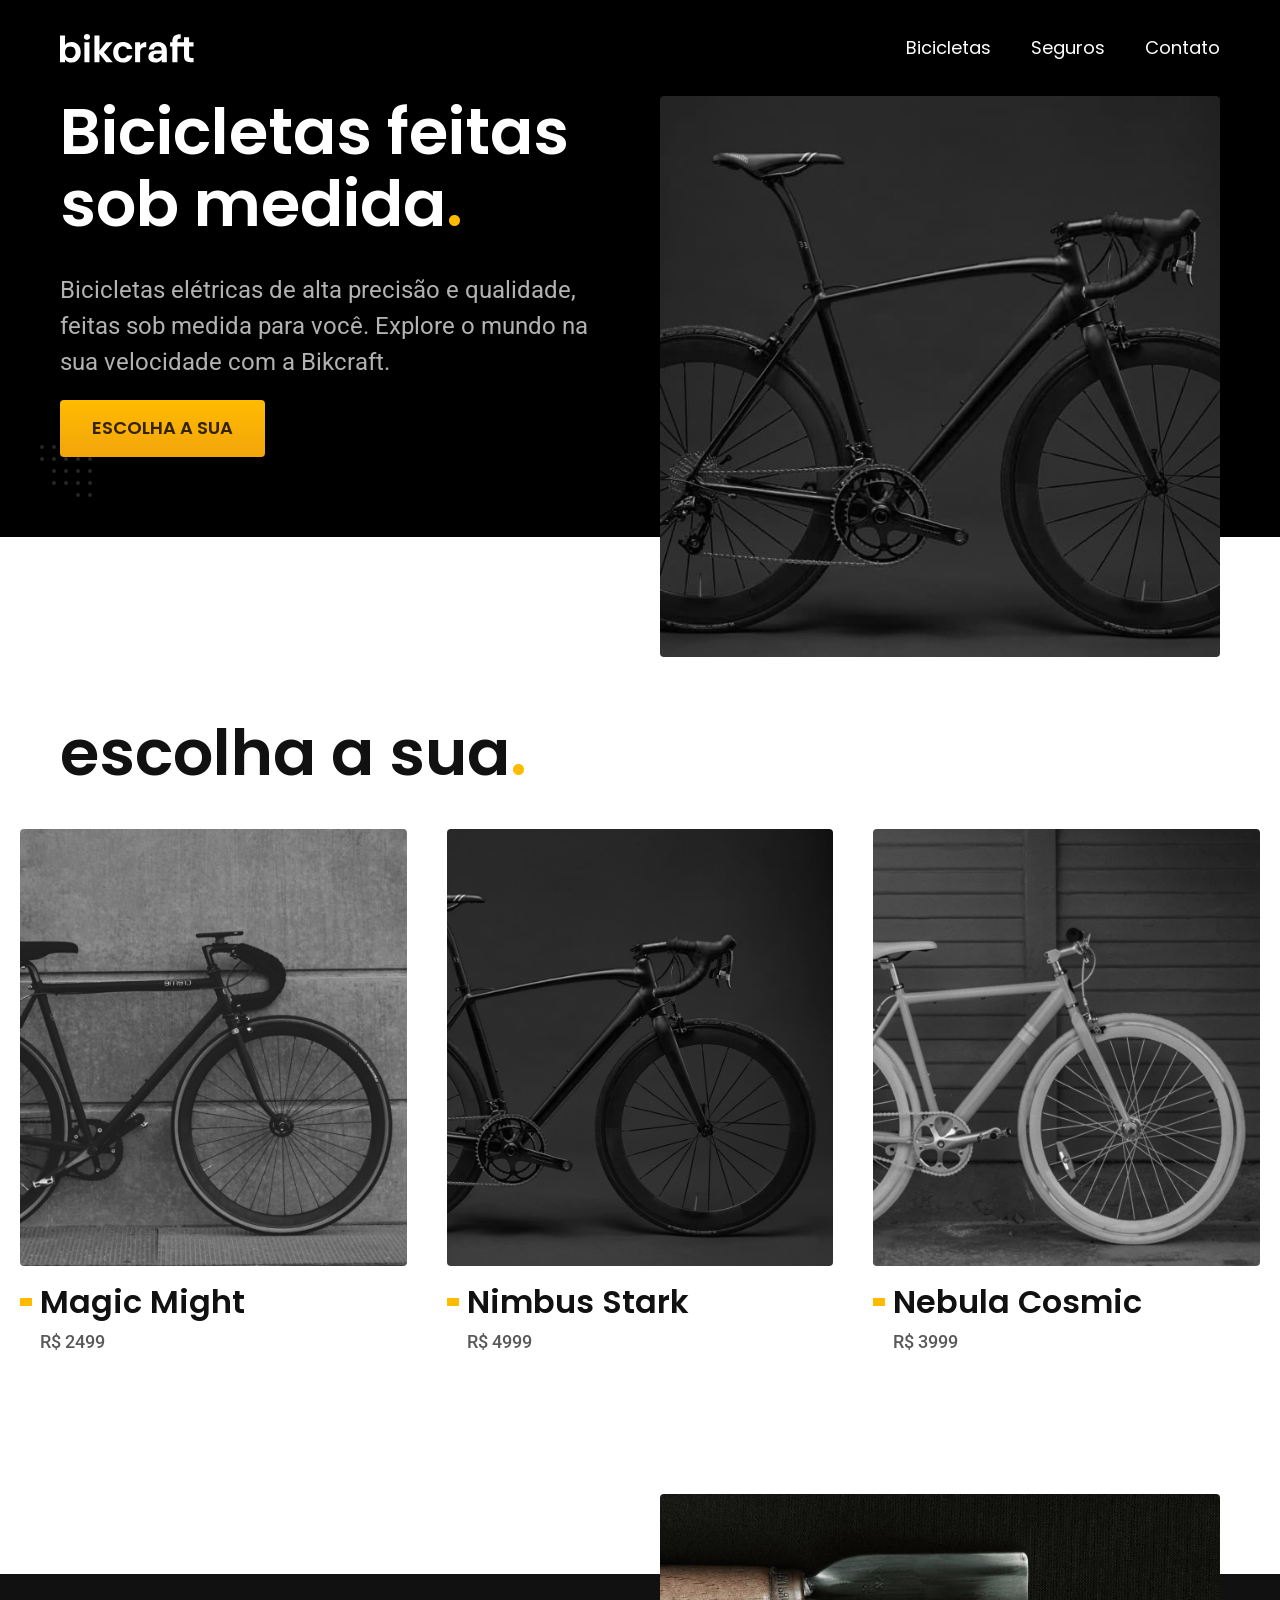
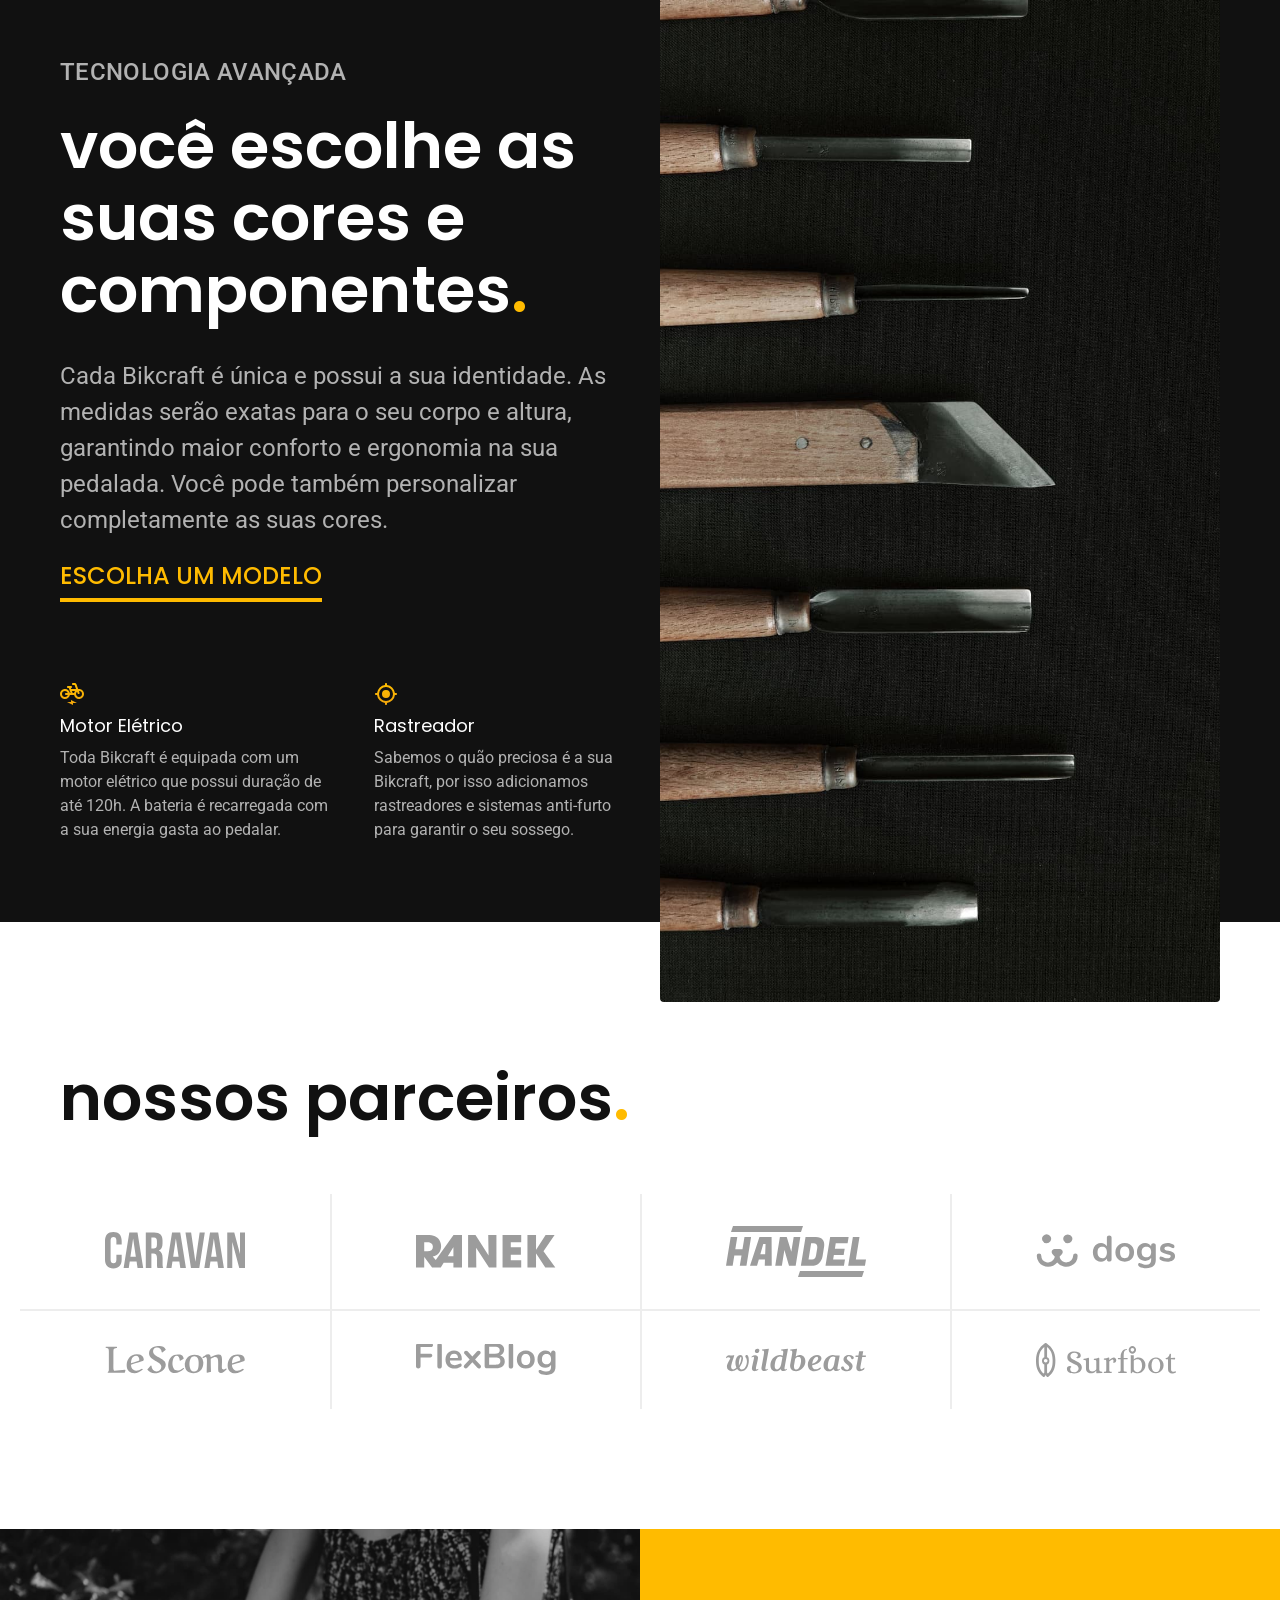
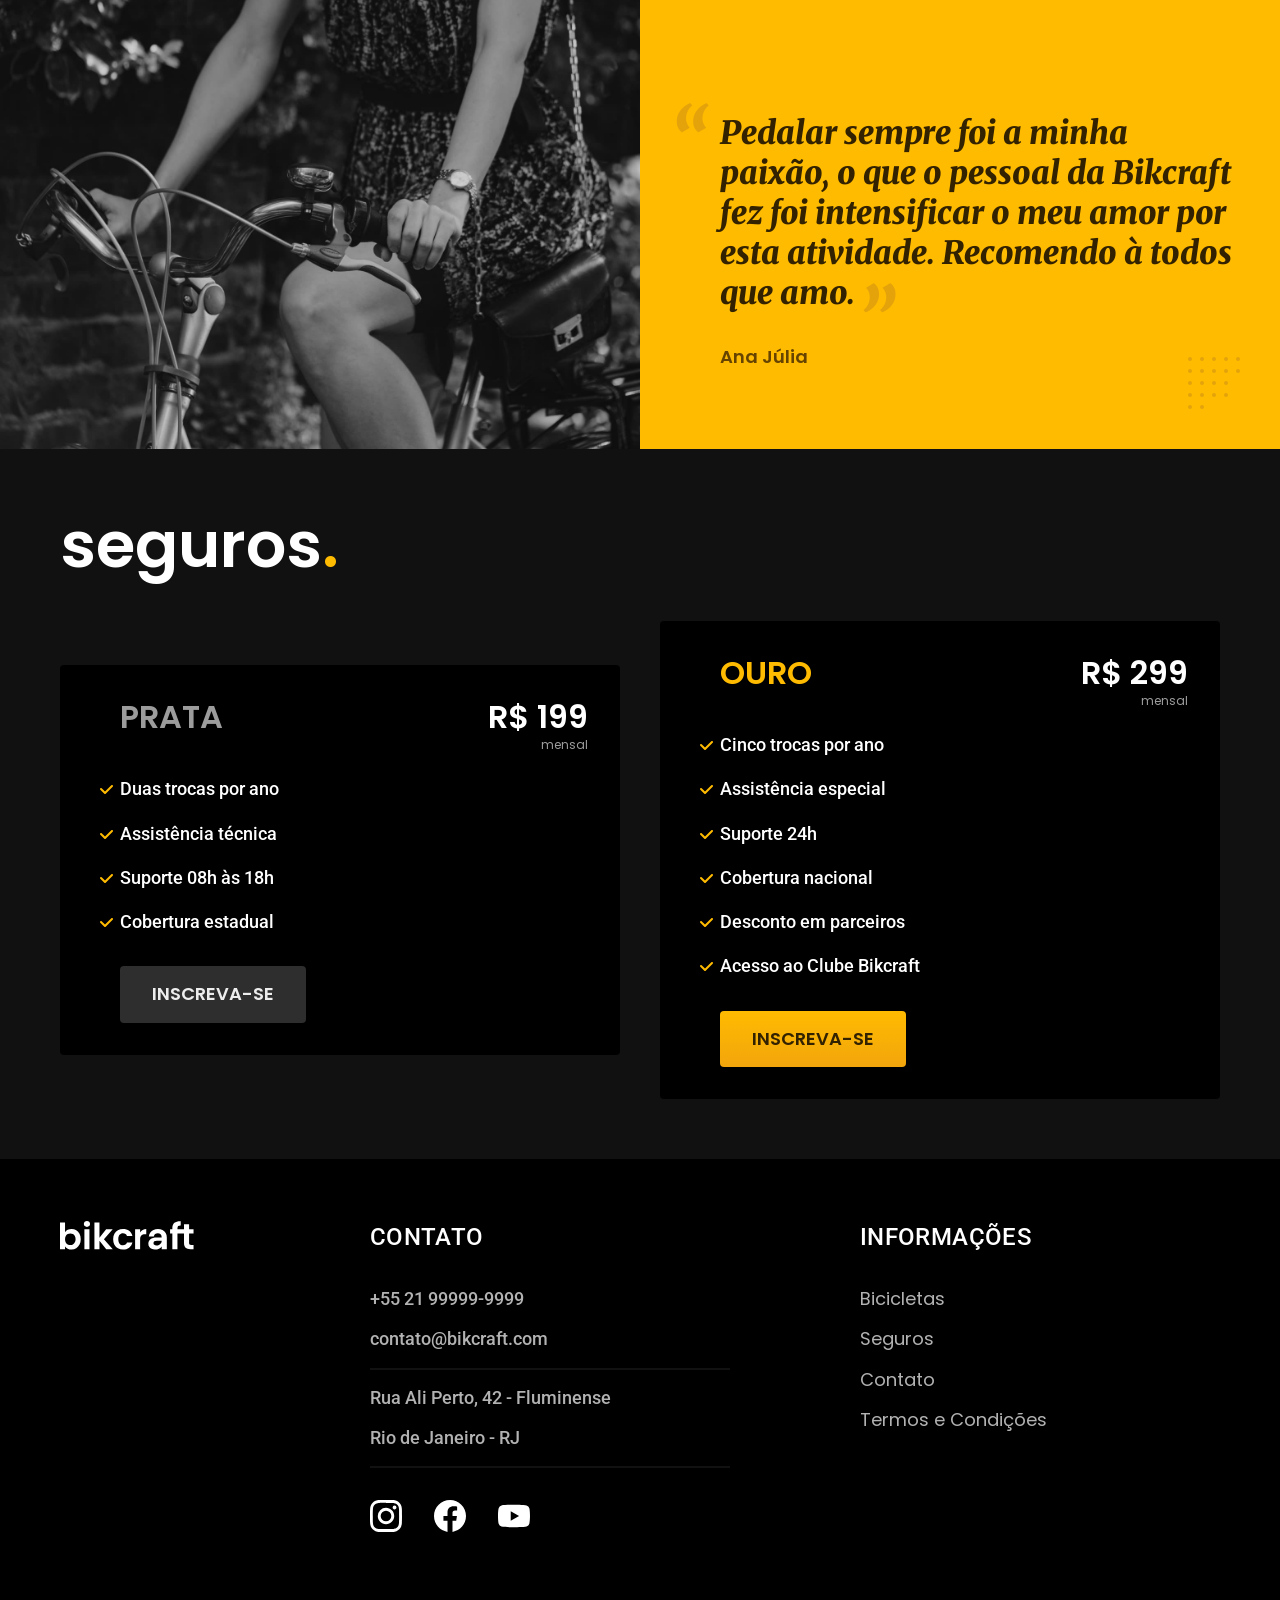
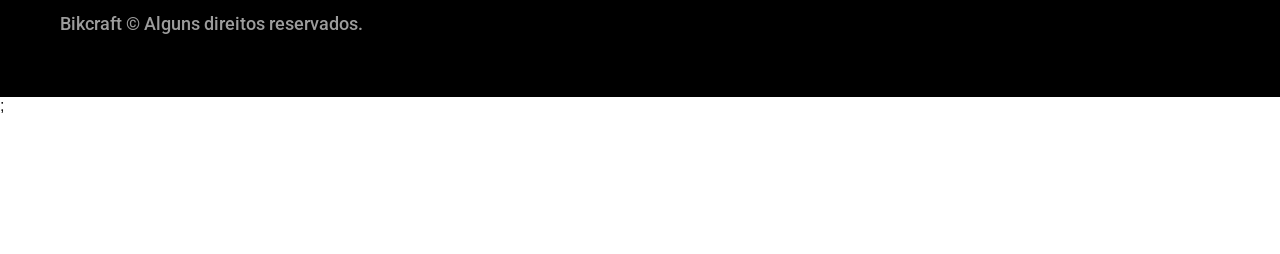
<file: index.html>
<!DOCTYPE html>
<html lang="pt-BR">
  <head>
    <meta charset="UTF-8">
    <meta name="viewport" content="width=device-width, initial-scale=1.0">
    <title>Bikcraft - Bicicletas Elétricas</title>
    <meta name="description" content="Bicicletas elétricas de alta precisão e qualidade, feitas sob medida para você. Explore o mundo na sua velocidade com a Bikcraft.">

    <link rel="icon" href="./favicon.svg" type="image/svg+xml">
    <link rel="preload" href="./css/style.min.css" as="style">
    <link rel="stylesheet" href="./css/style.min.css">

    <link rel="preconnect" href="https://fonts.googleapis.com">
    <link rel="preconnect" href="https://fonts.gstatic.com" crossorigin>
    <link href="https://fonts.googleapis.com/css2?family=Merriweather:ital,opsz,wght@0,18..144,300..900;1,18..144,300..900&family=Poppins:ital,wght@0,100;0,200;0,300;0,400;0,500;0,600;0,700;0,800;0,900;1,100;1,200;1,300;1,400;1,500;1,600;1,700;1,800;1,900&family=Roboto:ital,wght@0,100..900;1,100..900&display=swap" rel="stylesheet">

    <script>
      document.documentElement.classList.add("js");
    </script>
  </head>

  <body>
    <header class="header-bg">
      <div class="header container">
        <a href="./"><img src="./img/bikcraft.svg" width="136" height="32" alt="Bikcraft"></a>
        
        <nav aria-label="primária">
          <ul class="header-menu font-1-m cor-0">
            <li><a href="./bicicletas.html">Bicicletas</a></li>
            <li><a href="./seguros.html">Seguros</a></li>
            <li><a href="./contato.html">Contato</a></li>
          </ul>
        </nav>
      </div>
    </header>

    <main class="introducao-bg">
      <div class="introducao container">
        <div class="introducao-conteudo">
          <h1 class="font-1-xxl cor-0 fadeInDown" data-anime="200">Bicicletas feitas sob medida<span class="cor-p1">.</span></h1>
          <p class="font-2-l cor-5 fadeInDown" data-anime="400">Bicicletas elétricas de alta precisão e qualidade, feitas sob medida para você. Explore o mundo na sua velocidade com a Bikcraft.</p>
          <a class="botao fadeInDown" data-anime="600" href="./bicicletas.html">Escolha a sua</a>
        </div>

        <picture data-anime="800" class="fadeInDown">
          <source media="(max-width: 800px)" srcset="./img/bicicletas/nimbus.jpg">
          <img src="./img/fotos/introducao.jpg" width="1280" height="1600" alt="Bicicleta elétrica preta">
        </picture>
      </div>
    </main>

    <article class="bicicletas-lista">
      <h2 class="container font-1-xxl">escolha a sua<span class="cor-p1">.</span></h2>

      <ul>
        <li>
          <a href="./bicicletas/magic.html">
            <img src="./img/bicicletas/magic-home.jpg" alt="Bicicleta preta">
            <h3 class="font-1-xl">Magic Might</h3>
            <span class="font-2-m cor-8">R$ 2499</span>
          </a>
        </li>

        <li>
          <a href="./bicicletas/nimbus.html">
            <img src="./img/bicicletas/nimbus-home.jpg" alt="Bicicleta preta">
            <h3 class="font-1-xl">Nimbus Stark</h3>
            <span class="font-2-m cor-8">R$ 4999</span>
          </a>
        </li>

        <li>
          <a href="./bicicletas/nebula.html">
            <img src="./img/bicicletas/nebula-home.jpg" alt="Bicicleta branca">
            <h3 class="font-1-xl">Nebula Cosmic</h3>
            <span class="font-2-m cor-8">R$ 3999</span>
          </a>
        </li>
      </ul>
    </article>

    <article class="tecnologia-bg">
      <div class="tecnologia container">
        <div class="tecnologia-conteudo">
          <span class="font-2-l-b cor-5">Tecnologia Avançada</span>
          <h2 class="font-1-xxl cor-0">você escolhe as suas cores e componentes<span class="cor-p1">.</span></h2>
          <p class="font-2-l cor-5">Cada Bikcraft é única e possui a sua identidade. As medidas serão exatas para o seu corpo e altura, garantindo maior conforto e ergonomia na sua pedalada. Você pode também personalizar completamente as suas cores.</p>
          <a class="link" href="./bicicletas.html">Escolha um modelo</a>
          <div class="tecnologia-vantagens">
            <div>
              <img src="./img/icones/eletrica.svg" width="24" height="24" alt="">
              <h3 class="font-1-m cor-0">Motor Elétrico</h3>
              <p class="font-2-s cor-5">Toda Bikcraft é equipada com um motor elétrico que possui duração de até 120h. A bateria é recarregada com a sua energia gasta ao pedalar.</p>
            </div>

            <div>
              <img src="./img/icones/rastreador.svg" width="24" height="24" alt="">
              <h3 class="font-1-m cor-0">Rastreador</h3>
              <p class="font-2-s cor-5">Sabemos o quão preciosa é a sua Bikcraft, por isso adicionamos rastreadores e sistemas anti-furto para garantir o seu sossego.</p>
            </div>
          </div>
        </div>

        <div class="tecnologia-imagem">
          <img src="./img/fotos/tecnologia.jpg" alt="" width="700" height="1120">
        </div>
      </div>
    </article>

    <section class="parceiros" aria-label="Nossos Parceiros">
      <h2 class="container font-1-xxl">nossos parceiros<span class="cor-p1">.</span></h2>

      <ul>
        <li><img src="./img/parceiros/caravan.svg" alt="caravan" width="140" height="38"></li>
        <li><img src="./img/parceiros/ranek.svg" alt="ranek" width="140" height="38"></li>
        <li><img src="./img/parceiros/handel.svg" alt="handel" width="140" height="38"></li>
        <li><img src="./img/parceiros/dogs.svg" alt="dogs" width="140" height="38"></li>
        <li><img src="./img/parceiros/lescone.svg" alt="lescone" width="140" height="38"></li>
        <li><img src="./img/parceiros/flexblog.svg" alt="flexblog" width="140" height="38"></li>
        <li><img src="./img/parceiros/wildbeast.svg" alt="wildbeast" width="140" height="38"></li>
        <li><img src="./img/parceiros/surfbot.svg" alt="surfbot" width="140" height="38"></li>
      </ul>
    </section>

    <section class="depoimento" aria-label="Depoimento">
      <div>
        <img src="./img/fotos/depoimento.jpg" alt="Pessoa pedalando uma bicicleta Bikcraft">
      </div>

      <div class="depoimento-conteudo">
        <blockquote class="font-1-xl cor-p5">
          <p>Pedalar sempre foi a minha paixão, o que o pessoal da Bikcraft fez foi intensificar o meu amor por esta atividade. Recomendo à todos que amo.</p>
        </blockquote>
        <span class="font-1-m-b cor-p4">Ana Júlia</span>
      </div>
    </section>

    <article class="seguros-bg">
      <div class="seguros container">
        <h2 class="font-1-xxl cor-0">seguros<span class="cor-p1">.</span></h2>

        <div class="seguros-item">
          <h3 class="font-1-xl cor-6">PRATA</h3>
          <span class="font-1-xl cor-0">R$ 199
            <span class="font-1-xs cor-6">mensal</span>
          </span>
        
          <ul class="font-2-m cor-0">
            <li>Duas trocas por ano</li>
            <li>Assistência técnica</li>
            <li>Suporte 08h às 18h</li>
            <li>Cobertura estadual</li>
          </ul>
          <a class="botao secundario" href="./orcamento.html?tipo=seguro&produto=prata">Inscreva-se</a>
        </div>

        <div class="seguros-item">
          <h3 class="font-1-xl cor-p1">OURO</h3>
          <span class="font-1-xl cor-0">R$ 299
            <span class="font-1-xs cor-6">mensal</span>
          </span>
          <ul class="font-2-m cor-0">
            <li>Cinco trocas por ano</li>
            <li>Assistência especial</li>
            <li>Suporte 24h</li>
            <li>Cobertura nacional</li>
            <li>Desconto em parceiros</li>
            <li>Acesso ao Clube Bikcraft</li>
          </ul>
          <a class="botao" href="./orcamento.html?tipo=seguro&produto=ouro">Inscreva-se</a>
        </div>
    </article>

    <footer class="footer-bg">
      <div class="footer container">
        <img src="./img/bikcraft.svg" alt="Bikcraft">

        <div class="footer-contato">
          <h3 class="font-2-l-b cor-0">Contato</h3>
          <ul class="font-2-m cor-5">
            <li><a href="tel:+5521999999999">+55 21 99999-9999</a></li>
            <li><a href="mailto:contato@bikcraft.com">contato@bikcraft.com</a></li>
            <li>Rua Ali Perto, 42 - Fluminense</li>
            <li>Rio de Janeiro - RJ</li>
          </ul>

          <div class="footer-redes">
            <a href="./"><img src="./img/redes/instagram.svg" alt="Instagram"></a>
            <a href="./"><img src="./img/redes/facebook.svg" alt="Facebook"></a>
            <a href="./"><img src="./img/redes/youtube.svg" alt="Youtube"></a>
          </div>
        </div>

        <div class="footer-informacoes">
          <h3 class="font-2-l-b cor-0">Informações</h3>
          <nav>
            <ul class="font-1-m cor-5">
              <li><a href="./bicicletas.html">Bicicletas</a></li>
              <li><a href="./seguros.html">Seguros</a></li>
              <li><a href="./contato.html">Contato</a></li>
              <li><a href="./termos.html">Termos e Condições</a></li>
            </ul>
          </nav>
        </div>

        <p class="footer-copy font-2-m cor-6">Bikcraft © Alguns direitos reservados.</p>
      </div>
    </footer>

    <script src="./js/plugins/simple-anime.js"></script>;
    <script src="./js/script.js"></script>
  </body>
</html>
</file>
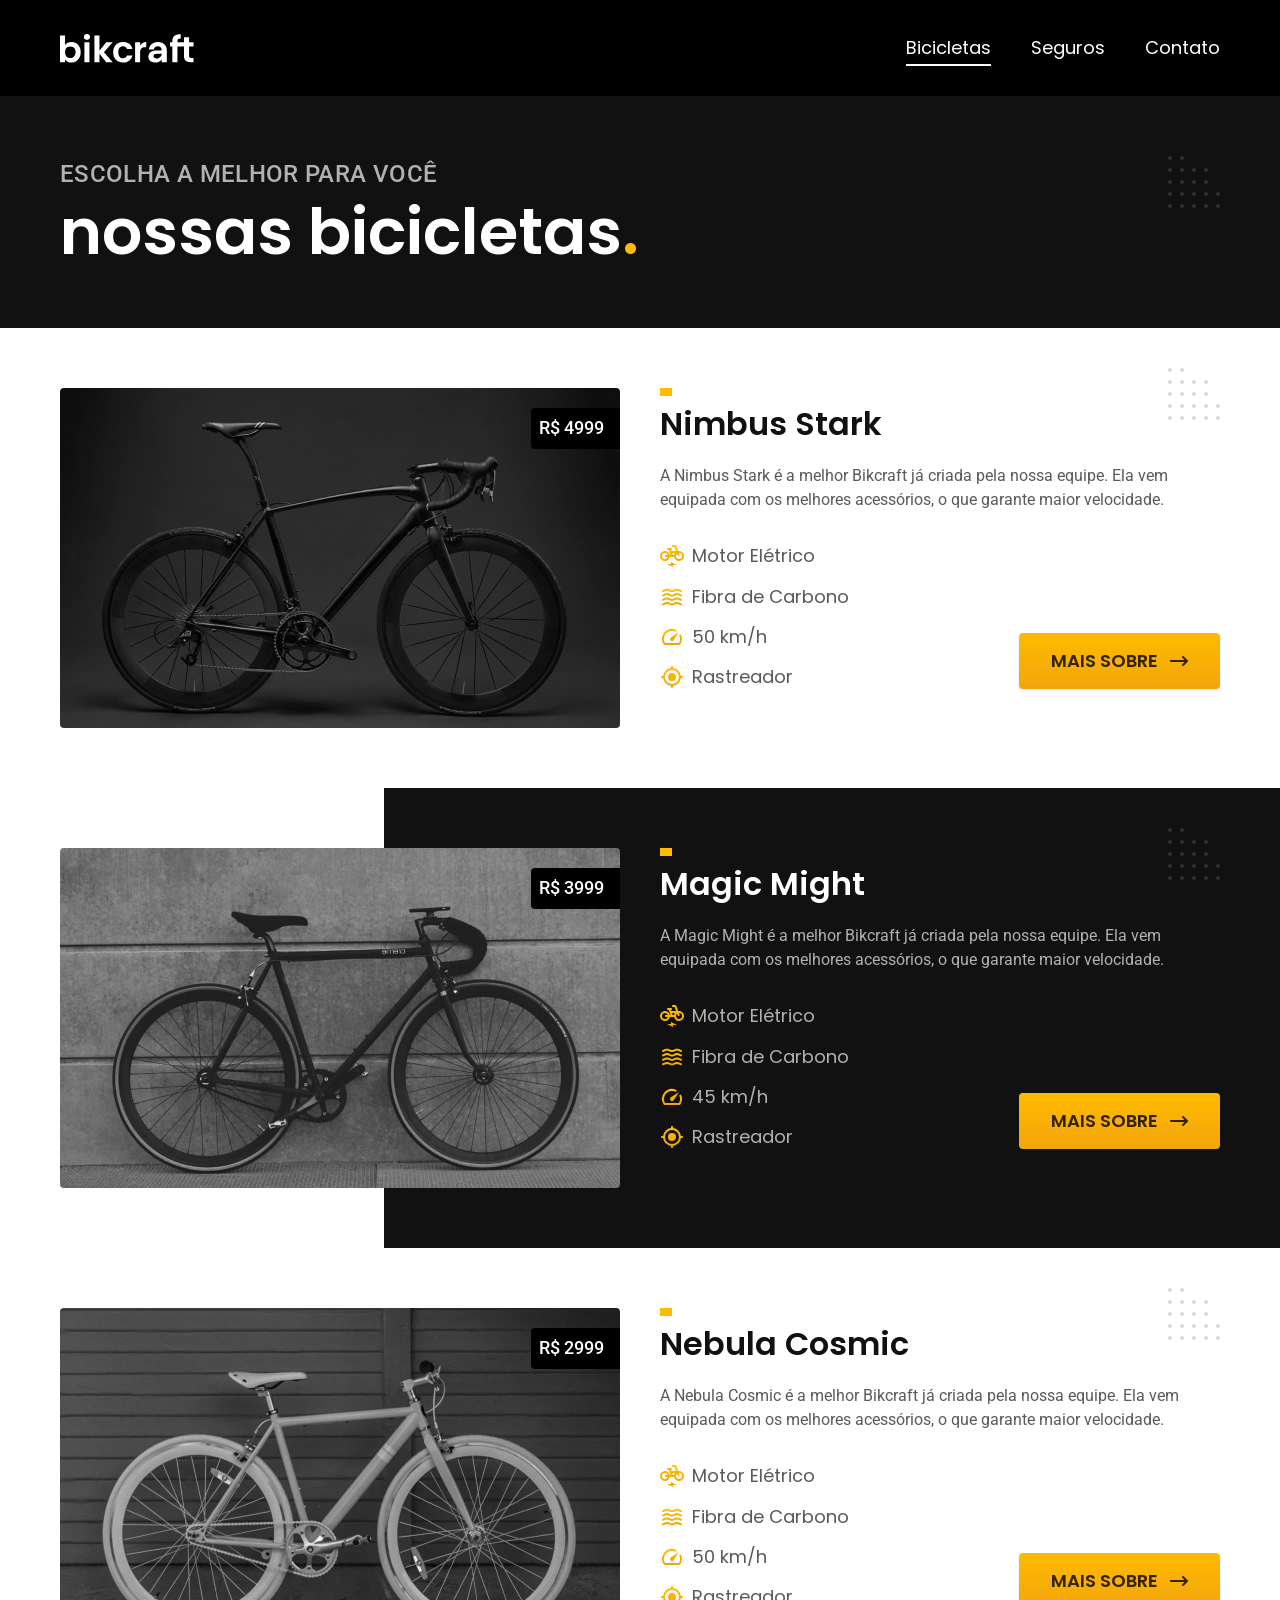
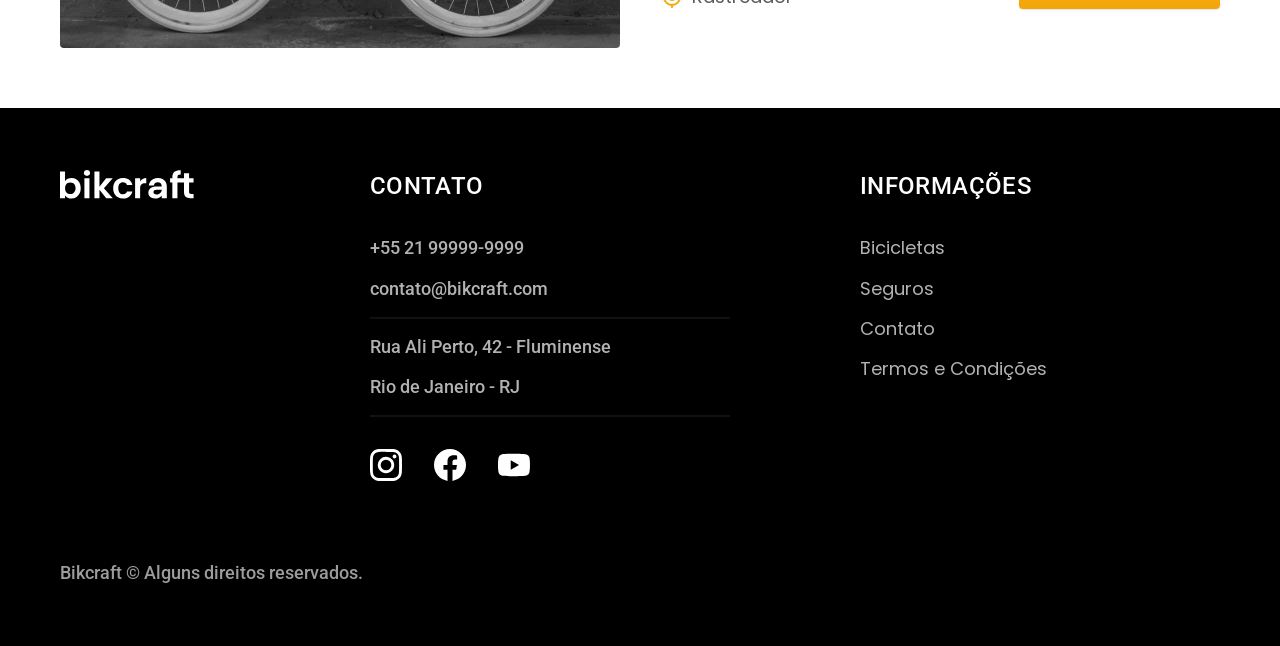
<file: bicicletas.html>
<!DOCTYPE html>
<html lang="pt-BR">
  <head>
    <meta charset="UTF-8">
    <meta name="viewport" content="width=device-width, initial-scale=1.0">
    <title>Bicicletas | Bikcraft</title>
    <meta name="description" content="Termos e condições.">

    <link rel="icon" href="./favicon.svg" type="image/svg+xml">
    <link rel="preload" href="./css/style.min.css" as="style">
    <link rel="stylesheet" href="./css/style.min.css">

    <link rel="preconnect" href="https://fonts.googleapis.com">
    <link rel="preconnect" href="https://fonts.gstatic.com" crossorigin>
    <link href="https://fonts.googleapis.com/css2?family=Merriweather:ital,opsz,wght@0,18..144,300..900;1,18..144,300..900&family=Poppins:ital,wght@0,100;0,200;0,300;0,400;0,500;0,600;0,700;0,800;0,900;1,100;1,200;1,300;1,400;1,500;1,600;1,700;1,800;1,900&family=Roboto:ital,wght@0,100..900;1,100..900&display=swap" rel="stylesheet">
  <script>
      document.documentElement.classList.add("js");
    </script>
  </head>

  <body id="bicicletas">
    <header class="header-bg">
      <div class="header container">
        <a href="./"><img src="./img/bikcraft.svg" alt="Bikcraft"></a>
        
        <nav aria-label="primária">
          <ul class="header-menu font-1-m cor-0">
            <li><a href="./bicicletas.html">Bicicletas</a></li>
            <li><a href="./seguros.html">Seguros</a></li>
            <li><a href="./contato.html">Contato</a></li>
          </ul>
        </nav>
      </div>
    </header>

    <main>
      <div class="titulo-bg">
        <div class="titulo container">
          <p class="font-2-l-b cor-5">Escolha a melhor para você</p>
          <h1 class="font-1-xxl cor-0">nossas bicicletas<span class="cor-p1">.</span></h1>
        </div>
      </div>

      <div class="bicicletas container">
        <div class="bicicletas-imagem">
          <img src="./img/bicicletas/nimbus.jpg" alt="Bicicleta preta">
          <span class="font-2-m cor-0">R$ 4999</span>
        </div>

        <div class="bicicletas-conteudo">
          <h2 class="font-1-xl">Nimbus Stark</h2>
          <p class="font-2-s cor-8">A Nimbus Stark é a melhor Bikcraft já criada pela nossa equipe. Ela vem equipada com os melhores acessórios, o que garante maior velocidade.</p>
          <ul class="font-1-m cor-8">
            <li>
              <img src="./img/icones/eletrica.svg" alt="">
              <span>Motor Elétrico</span>
            </li>
            <li>
              <img src="./img/icones/carbono.svg" alt="">
              <span>Fibra de Carbono</span>
            </li>
            <li>
              <img src="./img/icones/velocidade.svg" alt="">
              <span>50 km/h</span>
            </li>
            <li>
              <img src="./img/icones/rastreador.svg" alt="">
              <span>Rastreador</span>
            </li>
          </ul>
          <a class="botao seta" href="./bicicletas/nimbus.html">Mais Sobre</a>
        </div>
      </div>

      <div class="bicicletas-bg">
        <div class="bicicletas container">
          <div class="bicicletas-imagem">
            <img src="./img/bicicletas/magic.jpg" alt="Bicicleta preta">
            <span class="font-2-m cor-0">R$ 3999</span>
          </div>

          <div class="bicicletas-conteudo">
            <h2 class="font-1-xl cor-0">Magic Might</h2>
            <p class="font-2-s cor-5">A Magic Might é a melhor Bikcraft já criada pela nossa equipe. Ela vem equipada com os melhores acessórios, o que garante maior velocidade.</p>
            <ul class="font-1-m cor-5">
              <li>
                <img src="./img/icones/eletrica.svg" alt="">
                <span>Motor Elétrico</span>
              </li>
              <li>
                <img src="./img/icones/carbono.svg" alt="">
                <span>Fibra de Carbono</span>
              </li>
              <li>
                <img src="./img/icones/velocidade.svg" alt="">
                <span>45 km/h</span>
              </li>
              <li>
                <img src="./img/icones/rastreador.svg" alt="">
                <span>Rastreador</span>
              </li>
            </ul>
            <a class="botao seta" href="./bicicletas/magic.html">Mais Sobre</a>
          </div>
        </div>
      </div>

      <div class="bicicletas container">
        <div class="bicicletas-imagem">
          <img src="./img/bicicletas/nebula.jpg" alt="Bicicleta preta">
          <span class="font-2-m cor-0">R$ 2999</span>
        </div>

        <div class="bicicletas-conteudo">
          <h2 class="font-1-xl">Nebula Cosmic</h2>
          <p class="font-2-s cor-8">A Nebula Cosmic é a melhor Bikcraft já criada pela nossa equipe. Ela vem equipada com os melhores acessórios, o que garante maior velocidade.</p>
          <ul class="font-1-m cor-8">
            <li>
              <img src="./img/icones/eletrica.svg" alt="">
              <span>Motor Elétrico</span>
            </li>
            <li>
              <img src="./img/icones/carbono.svg" alt="">
              <span>Fibra de Carbono</span>
            </li>
            <li>
              <img src="./img/icones/velocidade.svg" alt="">
              <span>50 km/h</span>
            </li>
            <li>
              <img src="./img/icones/rastreador.svg" alt="">
              <span>Rastreador</span>
            </li>
          </ul>
          <a class="botao seta" href="./bicicletas/nebula.html">Mais Sobre</a>
        </div>
      </div>
    </main>

    <footer class="footer-bg">
      <div class="footer container">
        <img src="./img/bikcraft.svg" alt="Bikcraft">

        <div class="footer-contato">
          <h3 class="font-2-l-b cor-0">Contato</h3>
          <ul class="font-2-m cor-5">
            <li><a href="tel:+5521999999999">+55 21 99999-9999</a></li>
            <li><a href="mailto:contato@bikcraft.com">contato@bikcraft.com</a></li>
            <li>Rua Ali Perto, 42 - Fluminense</li>
            <li>Rio de Janeiro - RJ</li>
          </ul>

          <div class="footer-redes">
            <a href="./"><img src="./img/redes/instagram.svg" alt="Instagram"></a>
            <a href="./"><img src="./img/redes/facebook.svg" alt="Facebook"></a>
            <a href="./"><img src="./img/redes/youtube.svg" alt="Youtube"></a>
          </div>
        </div>

        <div class="footer-informacoes">
          <h3 class="font-2-l-b cor-0">Informações</h3>
          <nav>
            <ul class="font-1-m cor-5">
              <li><a href="./bicicletas.html">Bicicletas</a></li>
              <li><a href="./seguros.html">Seguros</a></li>
              <li><a href="./contato.html">Contato</a></li>
              <li><a href="./termos.html">Termos e Condições</a></li>
            </ul>
          </nav>
        </div>

        <p class="footer-copy font-2-m cor-6">Bikcraft © Alguns direitos reservados.</p>
      </div>
    </footer>
  <script src="./js/script.js"></script>
  </body>
</html>
</file>
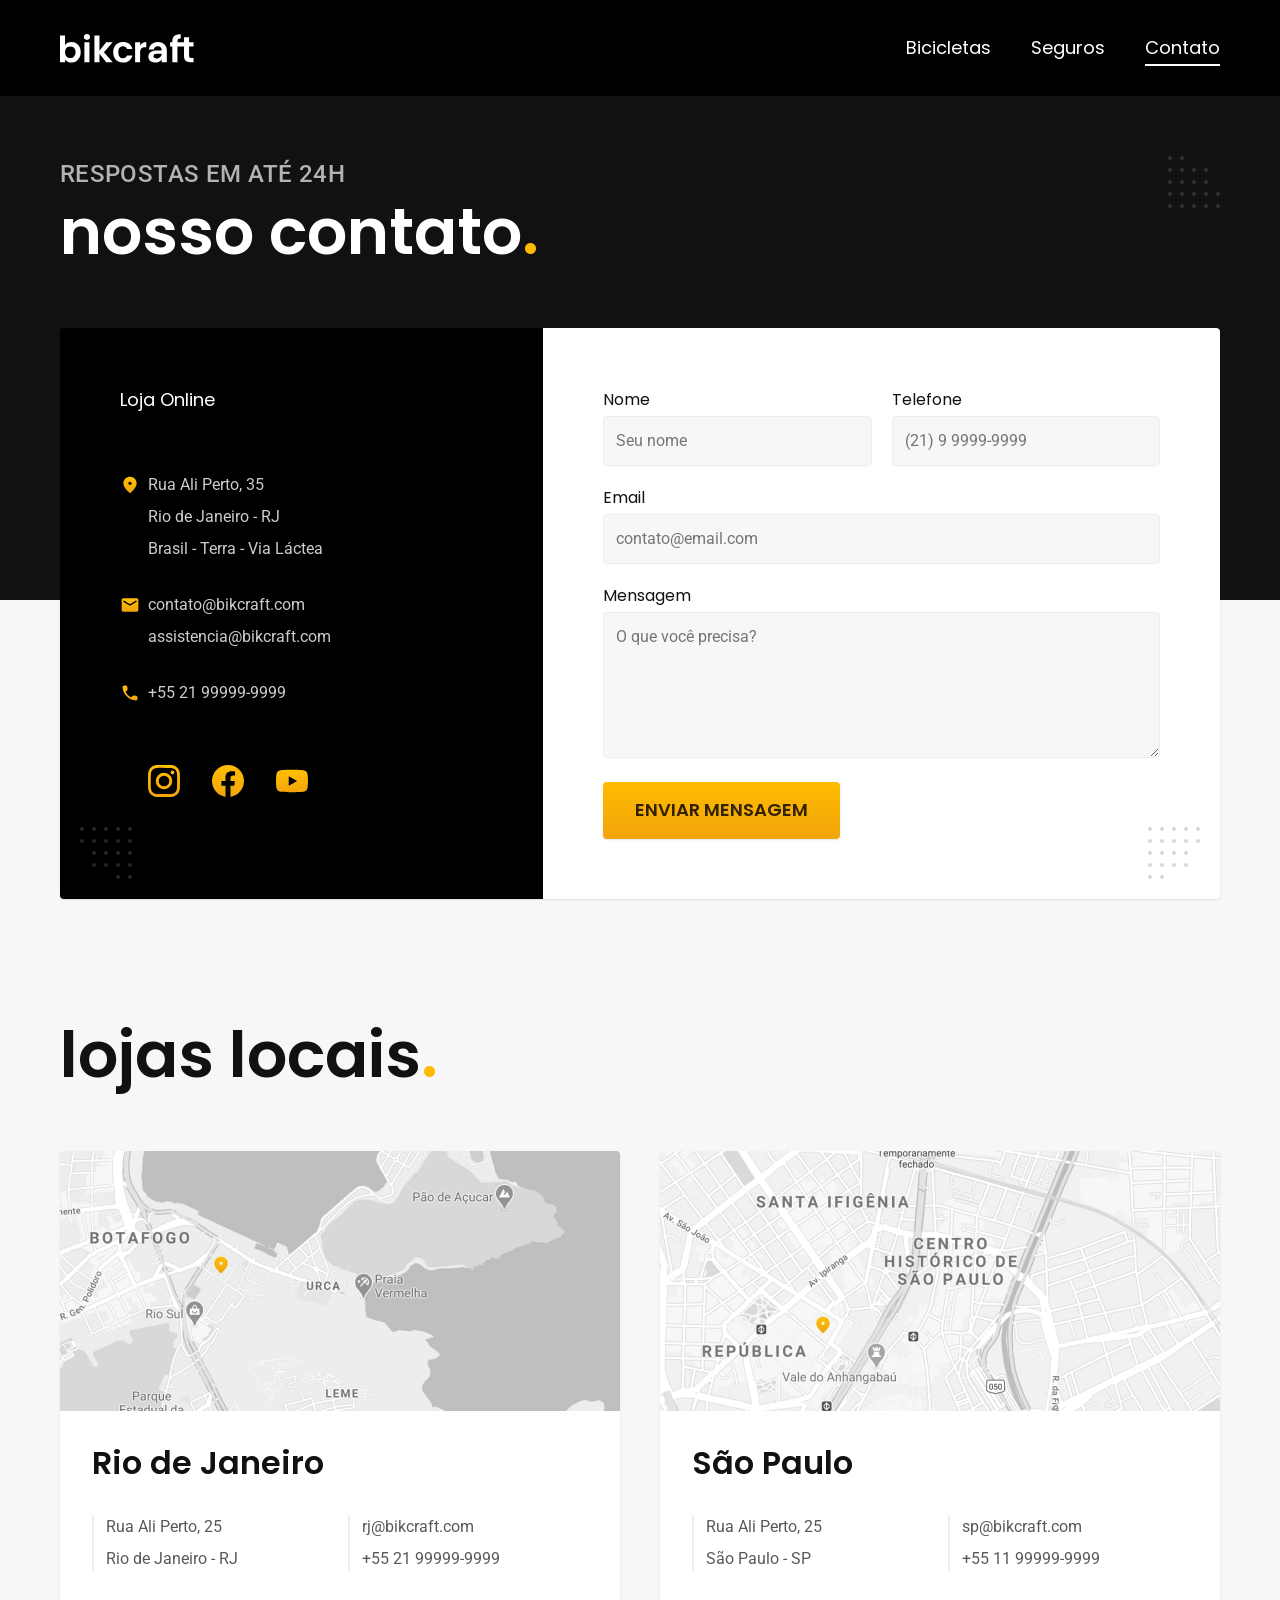
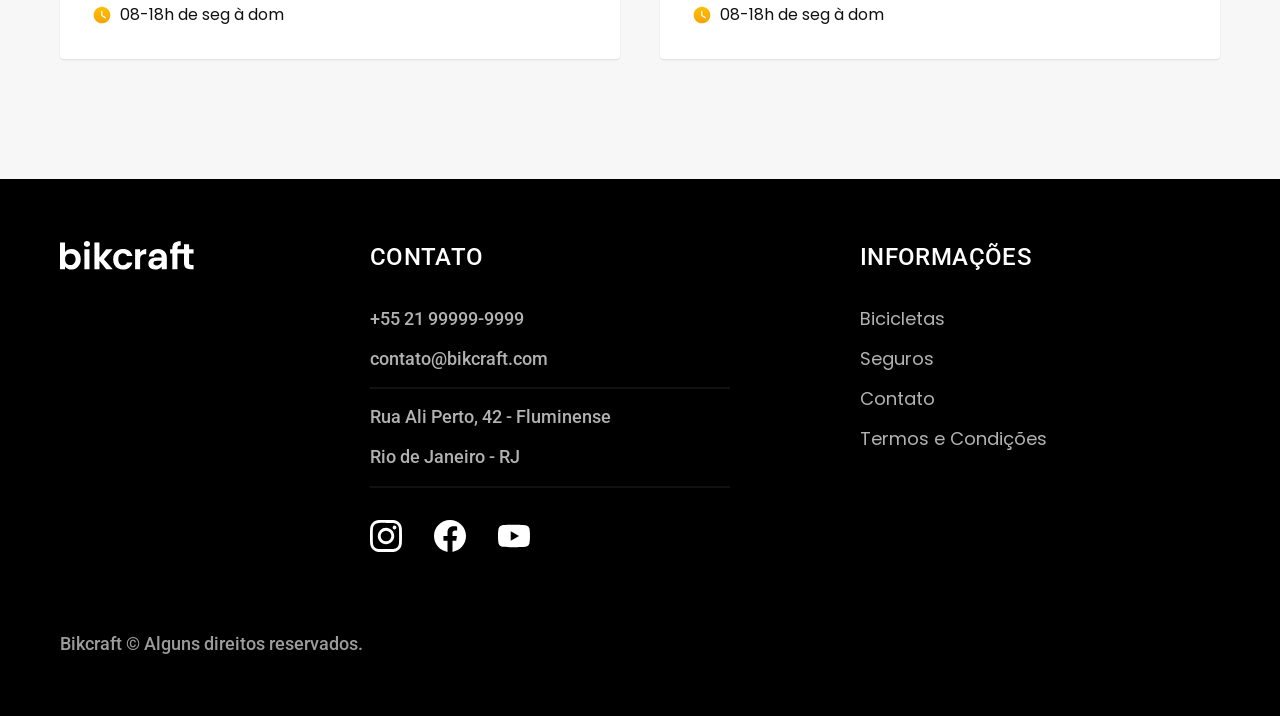
<file: contato.html>
<!DOCTYPE html>
<html lang="pt-BR">
  <head>
    <meta charset="UTF-8">
    <meta name="viewport" content="width=device-width, initial-scale=1.0">
    <title>Contato | Bikcraft</title>
    <meta name="description" content="Termos e condições.">

    <link rel="icon" href="./favicon.svg" type="image/svg+xml">
    <link rel="preload" href="./css/style.min.css" as="style">
    <link rel="stylesheet" href="./css/style.min.css">

    <link rel="preconnect" href="https://fonts.googleapis.com">
    <link rel="preconnect" href="https://fonts.gstatic.com" crossorigin>
    <link href="https://fonts.googleapis.com/css2?family=Merriweather:ital,opsz,wght@0,18..144,300..900;1,18..144,300..900&family=Poppins:ital,wght@0,100;0,200;0,300;0,400;0,500;0,600;0,700;0,800;0,900;1,100;1,200;1,300;1,400;1,500;1,600;1,700;1,800;1,900&family=Roboto:ital,wght@0,100..900;1,100..900&display=swap" rel="stylesheet">
  <script>
      document.documentElement.classList.add("js");
    </script>
  </head>

  <body id="contato">
    <header class="header-bg">
      <div class="header container">
        <a href="./"><img src="./img/bikcraft.svg" alt="Bikcraft"></a>
        
        <nav aria-label="primária">
          <ul class="header-menu font-1-m cor-0">
            <li><a href="./bicicletas.html">Bicicletas</a></li>
            <li><a href="./seguros.html">Seguros</a></li>
            <li><a href="./contato.html">Contato</a></li>
          </ul>
        </nav>
      </div>
    </header>

    <main>
      <div class="titulo-bg">
        <div class="titulo container">
          <p class="font-2-l-b cor-5">Respostas em até 24h</p>
          <h1 class="font-1-xxl cor-0">nosso contato<span class="cor-p1">.</span></h1>
        </div>
      </div>

        <div class="contato container">
          <section class="contato-dados" aria-label="Endereço">
            <h2 class="font-1-m cor-0">Loja Online</h2>

            <div class="contato-endereco font-2-s cor-4">
              <p>Rua Ali Perto, 35</p>
              <p>Rio de Janeiro - RJ</p>
              <p>Brasil - Terra - Via Láctea</p>
            </div>

            <address class="contato-meios font-2-s cor-4">
              <a href="mailto:contato@bikcraft.com">contato@bikcraft.com</a>
              <a href="mailto:assistencia@bikcraft.com">assistencia@bikcraft.com</a>
              <a href="tel:+5521999999999">+55 21 99999-9999</a>
            </address>

            <div class="contato-redes">
              <a href="./"><img src="./img/redes/instagram-p.svg" alt=""></a>
              <a href="./"><img src="./img/redes/facebook-p.svg" alt=""></a>
              <a href="./"><img src="./img/redes/youtube-p.svg" alt=""></a>
            </div>
          </section>

          <section class="contato-formulario" aria-label="Formulário">
            <form class="form" action="./enviar.php" method="POST">
              <div>
                <label for="nome">Nome</label>
                <input type="text" id="nome" name="nome" placeholder="Seu nome">
              </div>
              <div>
                <label for="telefone">Telefone</label>
                <input type="text" id="telefone" name="telefone" placeholder="(21) 9 9999-9999">
              </div>
              <div class="col-2">
                <label for="email">Email</label>
                <input type="email" id="email" name="email" placeholder="contato@email.com" required>
              </div>
              <div class="col-2">
                <label for="mensagem">Mensagem</label>
                <textarea rows="5" name="mensagem" id="mensagem" placeholder="O que você precisa?"></textarea>
              </div>

              <button class="botao col-2">Enviar mensagem</button>
            </form>
          </section>
        </div>
    </main>

    <article class="lojas container">
      <h2 class="font-1-xxl cor-11">lojas locais<span class="cor-p1">.</span></h2>

      <div class="lojas-item">
        <img src="./img/lojas/rj.jpg" alt="mapa marcando o endereço em Rua Ali Perto, 25 - Rio de Janeiro - RJ">

        <div class="lojas-conteudo">
          <h3 class="font-1-xl">Rio de Janeiro</h3>
          <div class="lojas-dados font-2-s cor-8">
            <p>Rua Ali Perto, 25</p>
            <p>Rio de Janeiro - RJ</p>
          </div>
          <div class="lojas-dados font-2-s cor-8">
            <a href="mailto:rj@bikcraft.com">rj@bikcraft.com</a>
            <a href="tel:+5521999999999">+55 21 99999-9999</a>
          </div>
          <p class="lojas-tempo font-1-s"><img src="./img/icones/horario.svg" alt="">08-18h de seg à dom</p>
        </div>
      </div>

      <div class="lojas-item">
        <img src="./img/lojas/sp.jpg" alt="mapa marcando o endereço em Rua Ali Perto, 25 - São Paulo - SP">

        <div class="lojas-conteudo">
          <h3 class="font-1-xl">São Paulo</h3>
          <div class="lojas-dados font-2-s cor-8">
            <p>Rua Ali Perto, 25</p>
            <p>São Paulo - SP</p>
          </div>
          <div class="lojas-dados font-2-s cor-8">
            <a href="mailto:sp@bikcraft.com">sp@bikcraft.com</a>
            <a href="tel:+5521999999999">+55 11 99999-9999</a>
          </div>
          <p class="lojas-tempo font-1-s"><img src="./img/icones/horario.svg" alt="">08-18h de seg à dom</p>
        </div>
      </div>
    </article>

    <footer class="footer-bg">
      <div class="footer container">
        <img src="./img/bikcraft.svg" alt="Bikcraft">

        <div class="footer-contato">
          <h3 class="font-2-l-b cor-0">Contato</h3>
          <ul class="font-2-m cor-5">
            <li><a href="tel:+5521999999999">+55 21 99999-9999</a></li>
            <li><a href="mailto:contato@bikcraft.com">contato@bikcraft.com</a></li>
            <li>Rua Ali Perto, 42 - Fluminense</li>
            <li>Rio de Janeiro - RJ</li>
          </ul>

          <div class="footer-redes">
            <a href="./"><img src="./img/redes/instagram.svg" alt="Instagram"></a>
            <a href="./"><img src="./img/redes/facebook.svg" alt="Facebook"></a>
            <a href="./"><img src="./img/redes/youtube.svg" alt="Youtube"></a>
          </div>
        </div>

        <div class="footer-informacoes">
          <h3 class="font-2-l-b cor-0">Informações</h3>
          <nav>
            <ul class="font-1-m cor-5">
              <li><a href="./bicicletas.html">Bicicletas</a></li>
              <li><a href="./seguros.html">Seguros</a></li>
              <li><a href="./contato.html">Contato</a></li>
              <li><a href="./termos.html">Termos e Condições</a></li>
            </ul>
          </nav>
        </div>

        <p class="footer-copy font-2-m cor-6">Bikcraft © Alguns direitos reservados.</p>
      </div>
    </footer>
  <script src="./js/script.js"></script>
  <script src="./js/formulario.js"></script>
  </body>
</html>
</file>
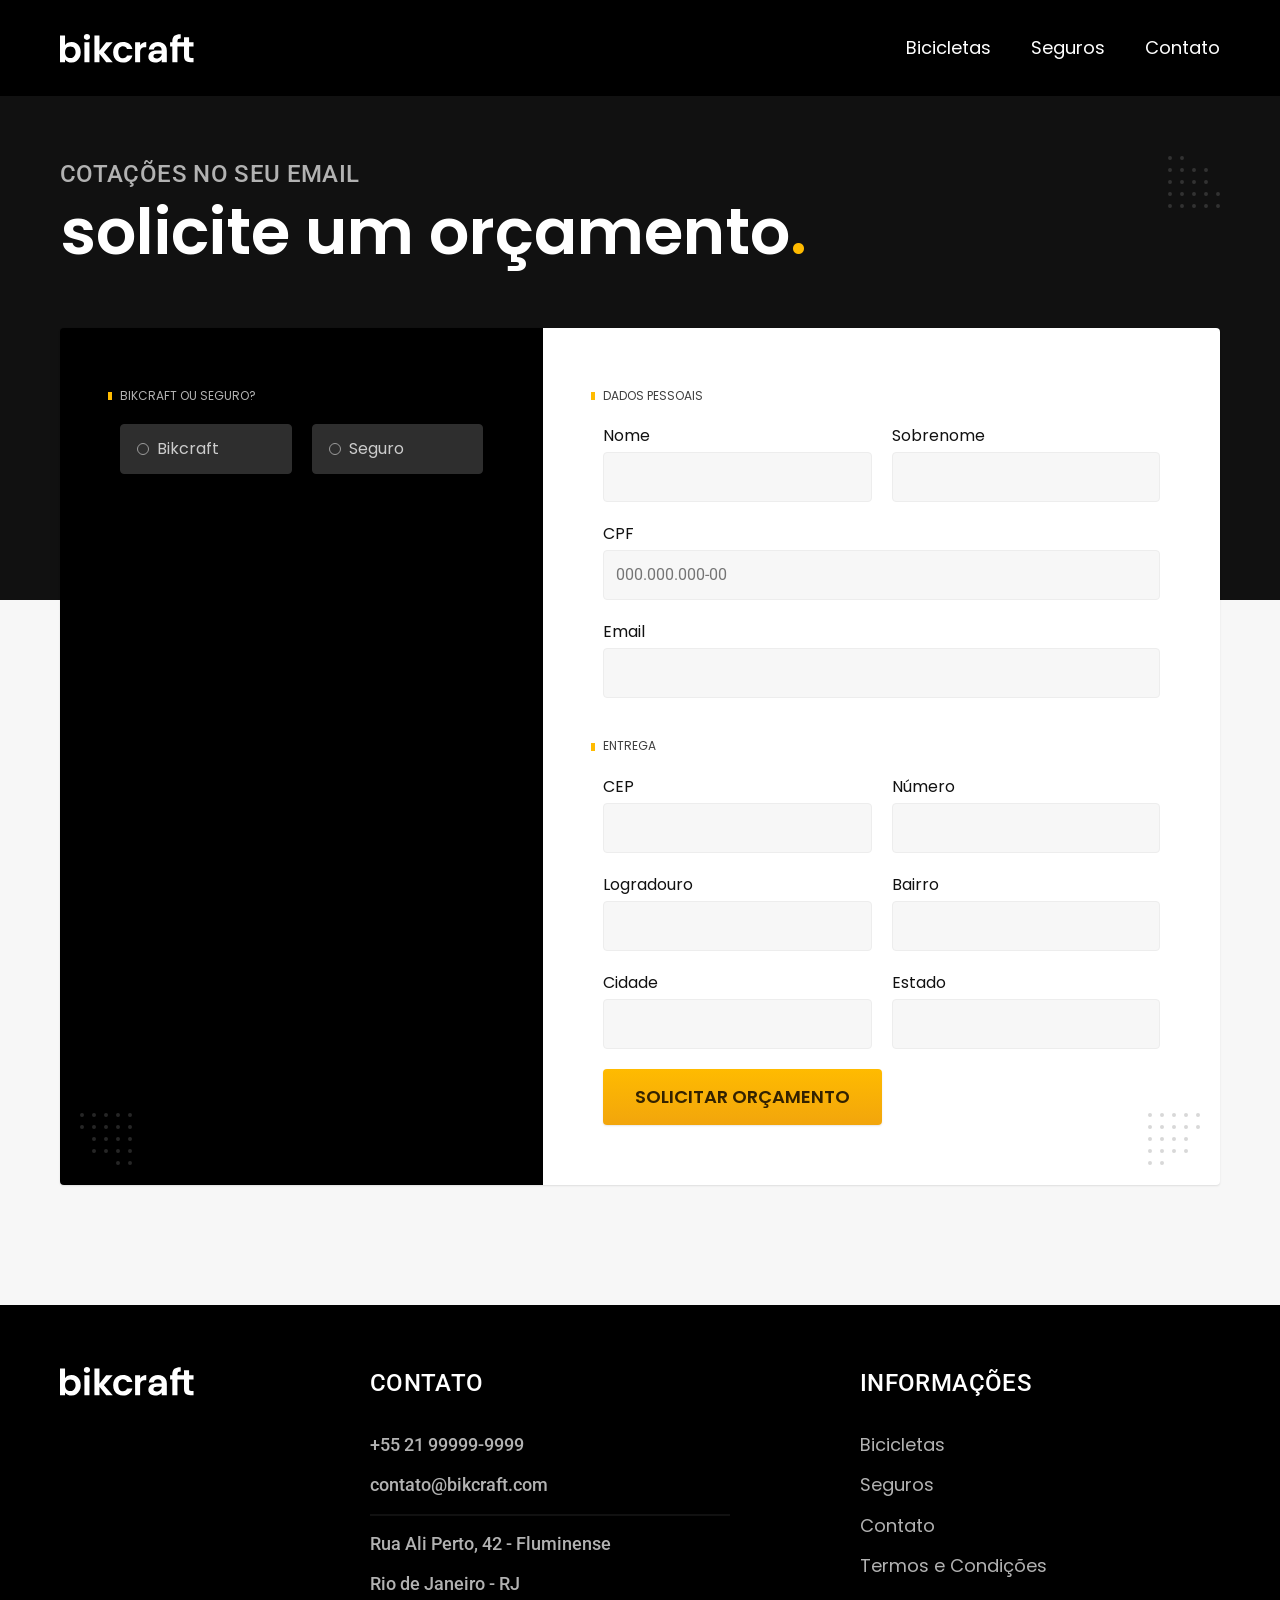
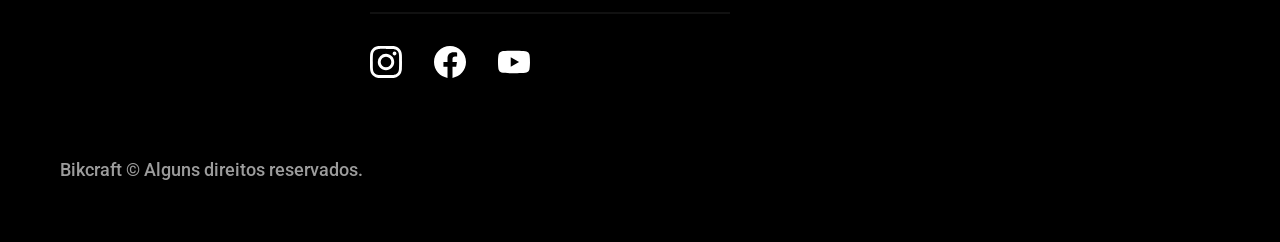
<file: orcamento.html>
<!DOCTYPE html>
<html lang="pt-BR">
  <head>
    <meta charset="UTF-8">
    <meta name="viewport" content="width=device-width, initial-scale=1.0">
    <title>Orçamento | Bikcraft</title>
    <meta name="description" content="Orçamento.">

    <link rel="icon" href="./favicon.svg" type="image/svg+xml">
    <link rel="preload" href="./css/style.min.css" as="style">
    <link rel="stylesheet" href="./css/style.min.css">

    <link rel="preconnect" href="https://fonts.googleapis.com">
    <link rel="preconnect" href="https://fonts.gstatic.com" crossorigin>
    <link href="https://fonts.googleapis.com/css2?family=Merriweather:ital,opsz,wght@0,18..144,300..900;1,18..144,300..900&family=Poppins:ital,wght@0,100;0,200;0,300;0,400;0,500;0,600;0,700;0,800;0,900;1,100;1,200;1,300;1,400;1,500;1,600;1,700;1,800;1,900&family=Roboto:ital,wght@0,100..900;1,100..900&display=swap" rel="stylesheet">
  <script>
      document.documentElement.classList.add("js");
    </script>
  </head>

  <body id="orcamento">
    <header class="header-bg">
      <div class="header container">
        <a href="./"><img src="./img/bikcraft.svg" alt="Bikcraft"></a>
        
        <nav aria-label="primária">
          <ul class="header-menu font-1-m cor-0">
            <li><a href="./bicicletas.html">Bicicletas</a></li>
            <li><a href="./seguros.html">Seguros</a></li>
            <li><a href="./contato.html">Contato</a></li>
          </ul>
        </nav>
      </div>
    </header>

    <main>
      <div class="titulo-bg">
        <div class="titulo container">
          <p class="font-2-l-b cor-5">Cotações no seu email</p>
          <h1 class="font-1-xxl cor-0">solicite um orçamento<span class="cor-p1">.</span></h1>
        </div>
      </div>

      <form class="orcamento container" action="./enviar.php" method="POST">
        <div class="orcamento-produto">
          <h2 class="font-1-xs cor-5">Bikcraft ou Seguro?</h2>

          <input type="radio" name="tipo" value="bikcraft" id="bikcraft">
          <label for="bikcraft">Bikcraft</label>

          <input type="radio" name="tipo" value="seguro" id="seguro">
          <label for="seguro">Seguro</label>

          <div class="orcamento-conteudo" id="orcamento-bikcraft">
            <h2 class="font-1-xs cor-5">Escolha a sua</h2>

            <input type="radio" name="produto" value="nimbus" id="nimbus">
            <label for="nimbus">Nimbus Stark <span>R$ 4999</span></label>
            <div class="orcamento-detalhes">
              <ul class="font-1-xs cor-8">
                <li><img src="./img/icones/eletrica.svg" alt=""> Motor elétrico</li>
                <li><img src="./img/icones/carbono.svg" alt=""> Fibra de Carbono</li>
                <li><img src="./img/icones/velocidade.svg" alt=""> 50 km/h</li>
                <li><img src="./img/icones/rastreador.svg" alt=""> Rastreador</li>
              </ul>
              <img src="./img/bicicletas/nimbus.jpg" alt="Bicicleta preta">
            </div>

            <input type="radio" name="produto" value="magic" id="magic">
            <label for="magic">Magic Might <span>R$ 2499</span></label>
            <div class="orcamento-detalhes">
              <ul class="font-1-xs cor-8">
                <li><img src="./img/icones/eletrica.svg" alt=""> Motor elétrico</li>
                <li><img src="./img/icones/carbono.svg" alt=""> Fibra de Carbono</li>
                <li><img src="./img/icones/velocidade.svg" alt=""> 45 km/h</li>
                <li><img src="./img/icones/rastreador.svg" alt=""> Rastreador</li>
              </ul>
              <img src="./img/bicicletas/magic.jpg" alt="Bicicleta preta">
            </div>

            <input type="radio" name="produto" value="nebula" id="nebula">
            <label for="nebula">Nebula Cosmic <span>R$ 3999</span></label>
            <div class="orcamento-detalhes">
              <ul class="font-1-xs cor-8">
                <li><img src="./img/icones/eletrica.svg" alt=""> Motor elétrico</li>
                <li><img src="./img/icones/carbono.svg" alt=""> Fibra de Carbono</li>
                <li><img src="./img/icones/velocidade.svg" alt=""> 40 km/h</li>
                <li><img src="./img/icones/rastreador.svg" alt=""> Rastreador</li>
              </ul>
              <img src="./img/bicicletas/nebula.jpg" alt="Bicicleta branca">
            </div>
          </div>

          <div class="orcamento-conteudo" id="orcamento-seguro">
            <h2 class="font-1-xs cor-5">Escolha o plano</h2>

            <input type="radio" name="produto" value="prata" id="prata">
            <label for="prata">Prata <span>R$ 199</span></label>

            <input type="radio" name="produto" value="ouro" id="ouro">
            <label for="ouro">Ouro <span>R$ 299</span></label>
          </div>
        </div>

        <div class="orcamento-dados form">
          <h2 class="font-1-xs cor-9 col-2">dados pessoais</h2>

          <div>
            <label for="nome">Nome</label>
            <input type="text" id="nome" name="nome">
          </div>
          <div>
            <label for="sobrenome">Sobrenome</label>
            <input type="text" id="sobrenome" name="sobrenome">
          </div>
          <div class="col-2">
            <label for="cpf">CPF</label>
            <input type="text" id="cpf" name="cpf" placeholder="000.000.000-00">
          </div>
          <div class="col-2">
            <label for="email">Email</label>
            <input type="email" id="email" name="email" required>
          </div>

          <h2 class="font-1-xs cor-9 col-2">entrega</h2>

          <div>
            <label for="cep">CEP</label>
            <input type="text" id="cep" name="cep">
          </div>
          <div>
            <label for="numero">Número</label>
            <input type="text" id="numero" name="numero">
          </div>
          <div>
            <label for="logradouro">Logradouro</label>
            <input type="text" id="logradouro" name="logradouro">
          </div>
          <div>
            <label for="bairro">Bairro</label>
            <input type="text" id="bairro" name="bairro">
          </div>
          <div>
            <label for="cidade">Cidade</label>
            <input type="text" id="cidade" name="cidade">
          </div>
          <div>
            <label for="estado">Estado</label>
            <input type="text" id="estado" name="estado">
          </div>

          <button class="botao col-2">Solicitar Orçamento</button>
        </div>
      </form>
    </main>

    <footer class="footer-bg">
      <div class="footer container">
        <img src="./img/bikcraft.svg" alt="Bikcraft">

        <div class="footer-contato">
          <h3 class="font-2-l-b cor-0">Contato</h3>
          <ul class="font-2-m cor-5">
            <li><a href="tel:+5521999999999">+55 21 99999-9999</a></li>
            <li><a href="mailto:contato@bikcraft.com">contato@bikcraft.com</a></li>
            <li>Rua Ali Perto, 42 - Fluminense</li>
            <li>Rio de Janeiro - RJ</li>
          </ul>

          <div class="footer-redes">
            <a href="./"><img src="./img/redes/instagram.svg" alt="Instagram"></a>
            <a href="./"><img src="./img/redes/facebook.svg" alt="Facebook"></a>
            <a href="./"><img src="./img/redes/youtube.svg" alt="Youtube"></a>
          </div>
        </div>

        <div class="footer-informacoes">
          <h3 class="font-2-l-b cor-0">Informações</h3>
          <nav>
            <ul class="font-1-m cor-5">
              <li><a href="./bicicletas.html">Bicicletas</a></li>
              <li><a href="./seguros.html">Seguros</a></li>
              <li><a href="./contato.html">Contato</a></li>
              <li><a href="./termos.html">Termos e Condições</a></li>
            </ul>
          </nav>
        </div>

        <p class="footer-copy font-2-m cor-6">Bikcraft © Alguns direitos reservados.</p>
      </div>
    </footer>
  <script src="./js/script.js"></script>
  <script src="./js/formulario.js"></script>
  </body>
</html>
</file>
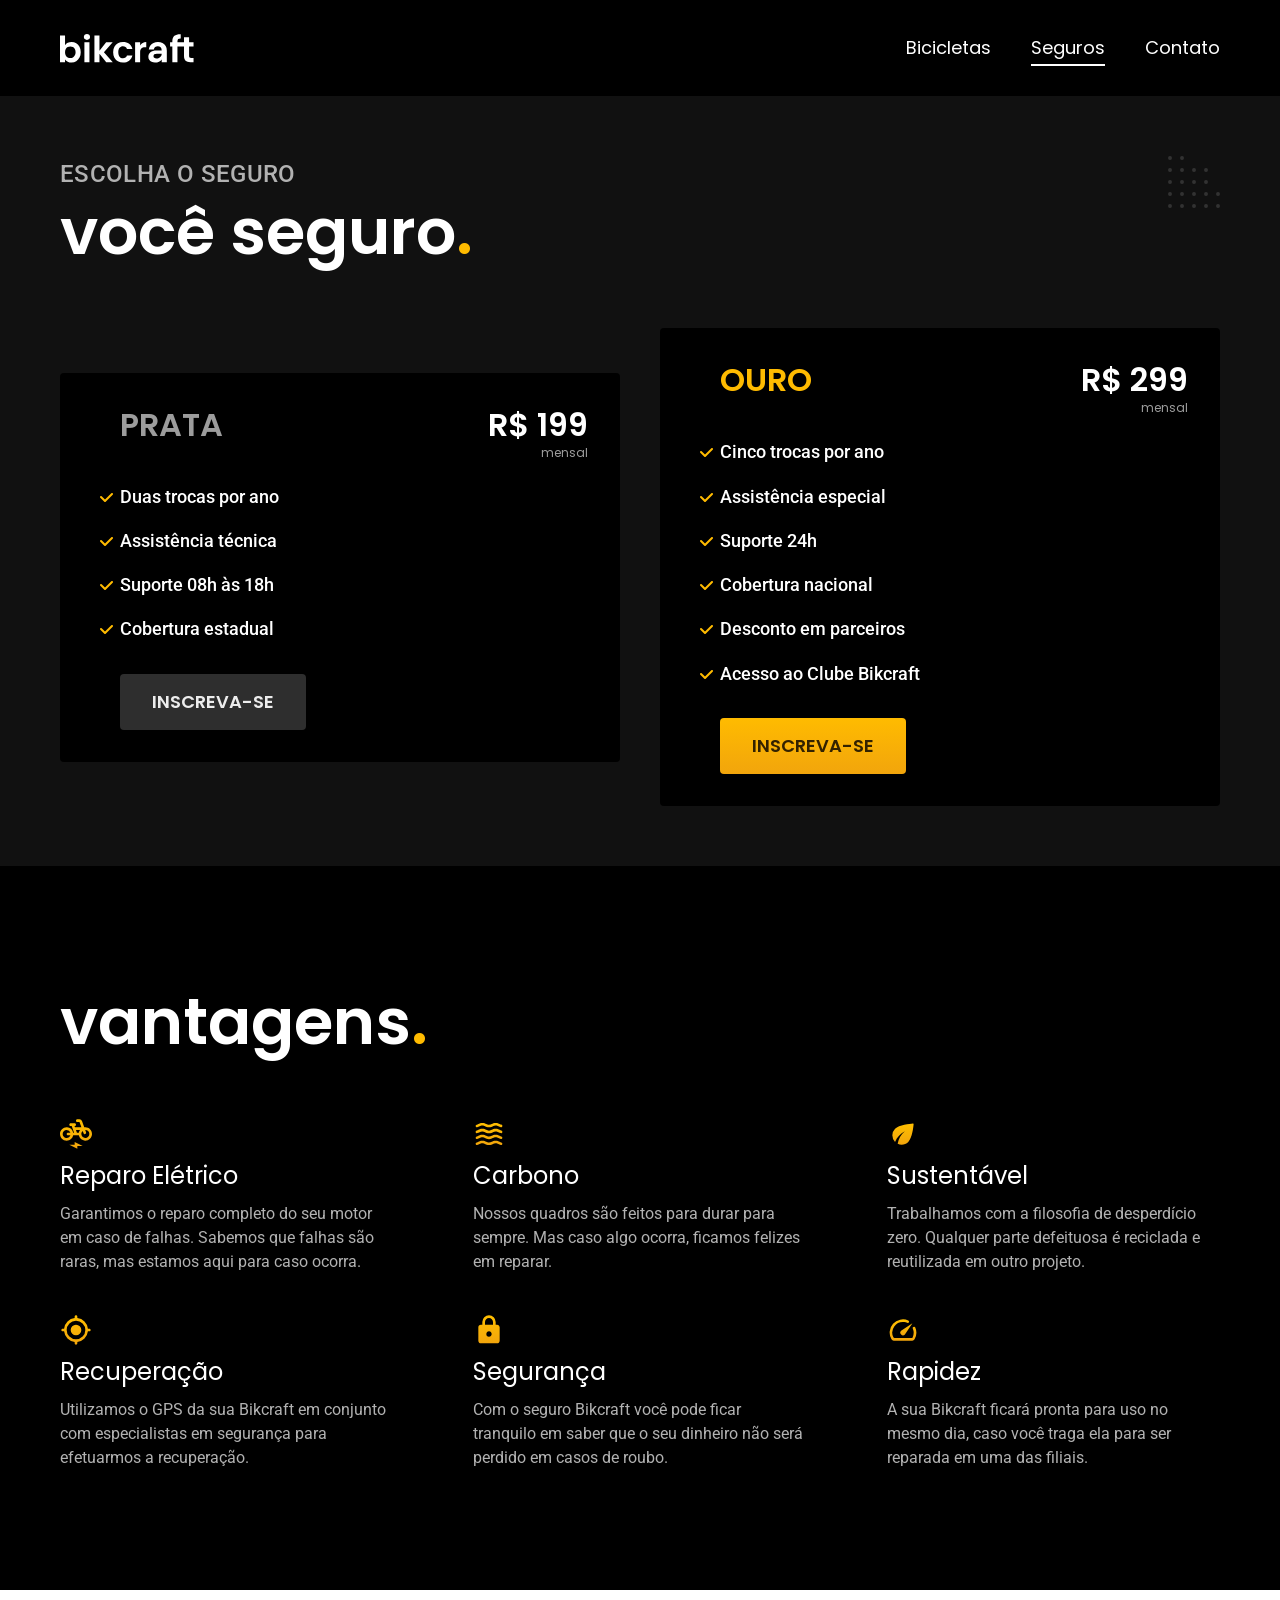
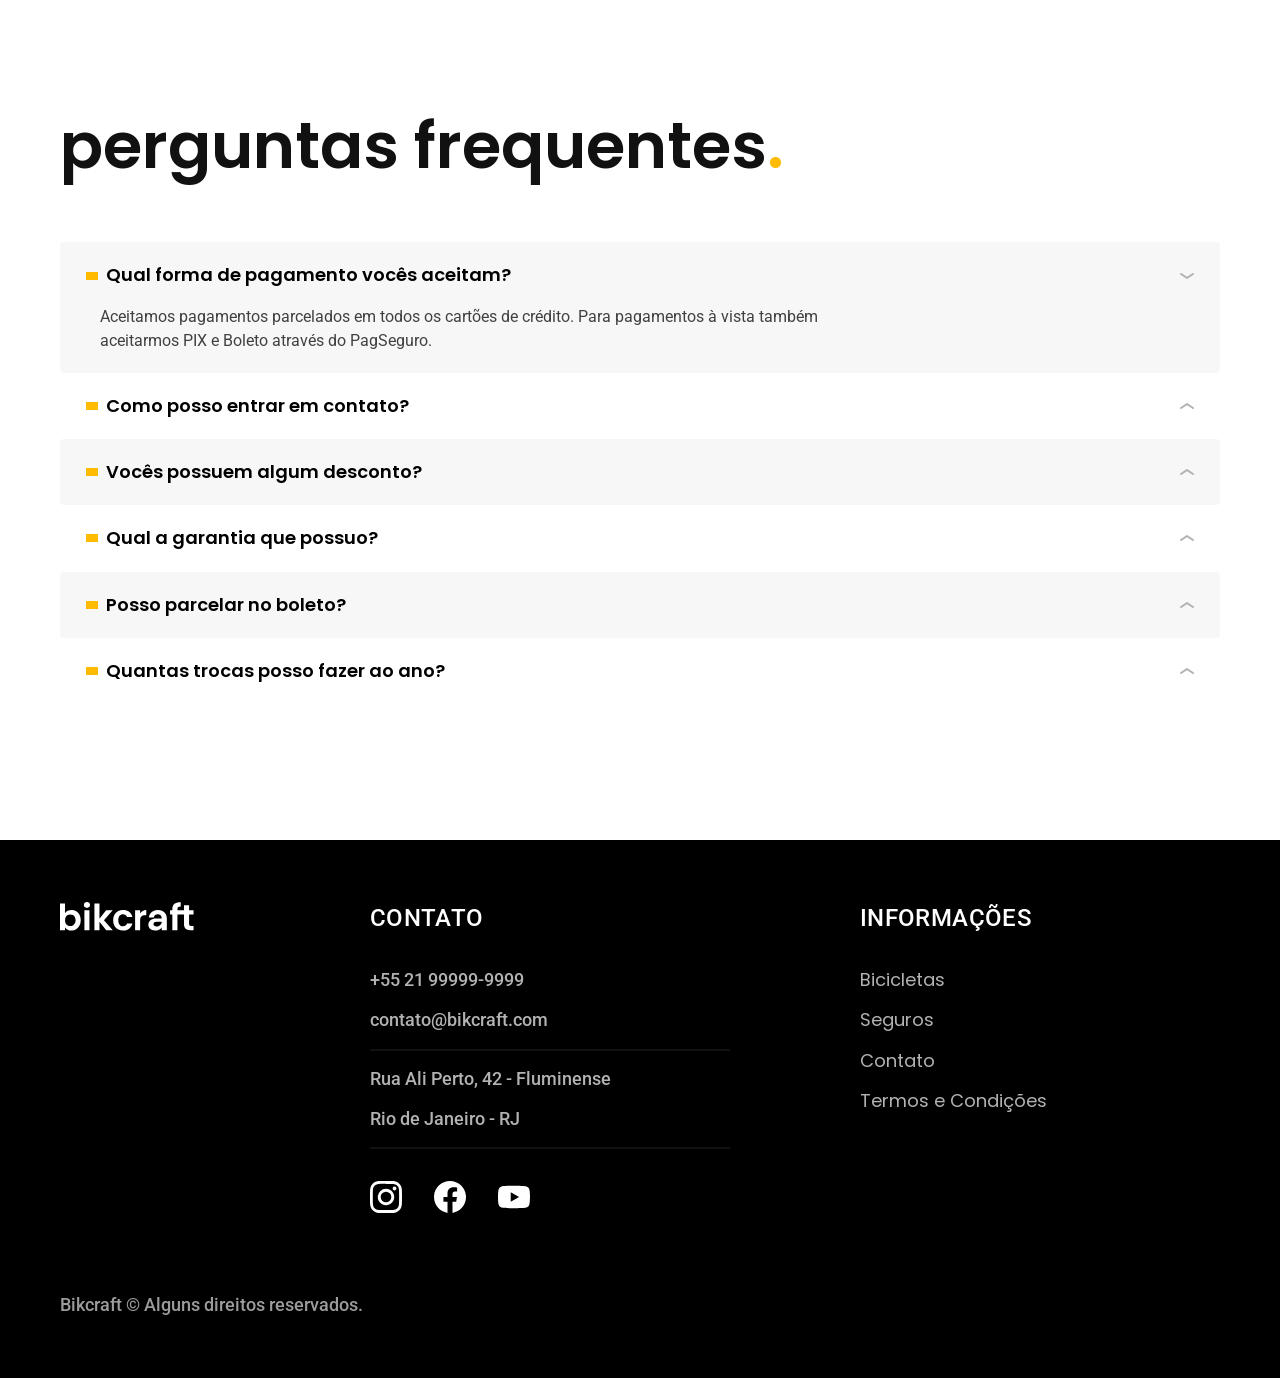
<file: seguros.html>
<!DOCTYPE html>
<html lang="pt-BR">
  <head>
    <meta charset="UTF-8">
    <meta name="viewport" content="width=device-width, initial-scale=1.0">
    <title>Seguros | Bikcraft</title>
    <meta name="description" content="Termos e condições.">

    <link rel="icon" href="./favicon.svg" type="image/svg+xml">
    <link rel="preload" href="./css/style.min.css" as="style">
    <link rel="stylesheet" href="./css/style.min.css">

    <link rel="preconnect" href="https://fonts.googleapis.com">
    <link rel="preconnect" href="https://fonts.gstatic.com" crossorigin>
    <link href="https://fonts.googleapis.com/css2?family=Merriweather:ital,opsz,wght@0,18..144,300..900;1,18..144,300..900&family=Poppins:ital,wght@0,100;0,200;0,300;0,400;0,500;0,600;0,700;0,800;0,900;1,100;1,200;1,300;1,400;1,500;1,600;1,700;1,800;1,900&family=Roboto:ital,wght@0,100..900;1,100..900&display=swap" rel="stylesheet">
  <script>
      document.documentElement.classList.add("js");
    </script>
  </head>

  <body id="seguros">
    <header class="header-bg">
      <div class="header container">
        <a href="./"><img src="./img/bikcraft.svg" alt="Bikcraft"></a>
        
        <nav aria-label="primária">
          <ul class="header-menu font-1-m cor-0">
            <li><a href="./bicicletas.html">Bicicletas</a></li>
            <li><a href="./seguros.html">Seguros</a></li>
            <li><a href="./contato.html">Contato</a></li>
          </ul>
        </nav>
      </div>
    </header>

    <main class="seguros-bg">
      <div class="titulo-bg">
        <div class="titulo container">
          <p class="font-2-l-b cor-5">Escolha o seguro</p>
          <h1 class="font-1-xxl cor-0">você seguro<span class="cor-p1">.</span></h1>
        </div>
      </div>

      <div class="seguros container">
        <div class="seguros-item fadeInLeft" data-anime="200">
          <h3 class="font-1-xl cor-6">PRATA</h3>
          <span class="font-1-xl cor-0">R$ 199
            <span class="font-1-xs cor-6">mensal</span>
          </span>
        
          <ul class="font-2-m cor-0">
            <li>Duas trocas por ano</li>
            <li>Assistência técnica</li>
            <li>Suporte 08h às 18h</li>
            <li>Cobertura estadual</li>
          </ul>
          <a class="botao secundario" href="./orcamento.html?tipo=seguro&produto=prata">Inscreva-se</a>
        </div>

        <div class="seguros-item fadeInRight" data-anime="400">
          <h3 class="font-1-xl cor-p1">OURO</h3>
          <span class="font-1-xl cor-0">R$ 299
            <span class="font-1-xs cor-6">mensal</span>
          </span>
          <ul class="font-2-m cor-0">
            <li>Cinco trocas por ano</li>
            <li>Assistência especial</li>
            <li>Suporte 24h</li>
            <li>Cobertura nacional</li>
            <li>Desconto em parceiros</li>
            <li>Acesso ao Clube Bikcraft</li>
          </ul>
          <a class="botao" href="./orcamento.html?tipo=seguro&produto=ouro">Inscreva-se</a>
        </div>
    </main>

    <article class="vantagens-bg">
      <div class="vantagens container">
        <h2 class="font-1-xxl cor-0">vantagens<span class="cor-p1">.</span></h2>

        <ul>
          <li>
            <img src="./img/icones/eletrica.svg" alt="">
            <h3 class="font-1-l cor-0">Reparo Elétrico</h3>
            <p class="font-2-s cor-5">Garantimos o reparo completo do seu motor em caso de falhas. Sabemos que falhas são raras, mas estamos aqui para caso ocorra.</p>
          </li>
          <li>
            <img src="./img/icones/carbono.svg" alt="">
            <h3 class="font-1-l cor-0">Carbono</h3>
            <p class="font-2-s cor-5">Nossos quadros são feitos para durar para sempre. Mas caso algo ocorra, ficamos felizes em reparar.</p>
          </li>
          <li>
            <img src="./img/icones/sustentavel.svg" alt="">
            <h3 class="font-1-l cor-0">Sustentável</h3>
            <p class="font-2-s cor-5">Trabalhamos com a filosofia de desperdício zero. Qualquer parte defeituosa é reciclada e reutilizada em outro projeto.</p>
          </li>
          <li>
            <img src="./img/icones/rastreador.svg" alt="">
            <h3 class="font-1-l cor-0">Recuperação</h3>
            <p class="font-2-s cor-5">Utilizamos o GPS da sua Bikcraft em conjunto com especialistas em segurança para efetuarmos a recuperação.</p>
          </li>
          <li>
            <img src="./img/icones/seguro.svg" alt="">
            <h3 class="font-1-l cor-0">Segurança</h3>
            <p class="font-2-s cor-5">Com o seguro Bikcraft você pode ficar tranquilo em saber que o seu dinheiro não será perdido em casos de roubo.</p>
          </li>
          <li>
            <img src="./img/icones/velocidade.svg" alt="">
            <h3 class="font-1-l cor-0">Rapidez</h3>
            <p class="font-2-s cor-5">A sua Bikcraft ficará pronta para uso no mesmo dia, caso você traga ela para ser reparada em uma das filiais.</p>
          </li>
        </ul>
      </div>
    </article>

    <article class="perguntas container">
      <h2 class="font-1-xxl">perguntas frequentes<span class="cor-p1">.</span></h2>

      <dl>
        <div>
          <dt><button class="font-1-m-b" aria-controls="pergunta1" aria-expanded="true">Qual forma de pagamento vocês aceitam?</button></dt>
          <dd id="pergunta1" class="font-2-s cor-9 ativa">Aceitamos pagamentos parcelados em todos os cartões de crédito. Para pagamentos à vista também aceitarmos PIX e Boleto através do PagSeguro.</dd>
        </div>
        <div>
          <dt><button class="font-1-m-b" aria-controls="pergunta2" aria-expanded="false">Como posso entrar em contato?</button></dt>
          <dd id="pergunta2" class="font-2-s cor-9">Aceitamos pagamentos parcelados em todos os cartões de crédito. Para pagamentos à vista também aceitarmos PIX e Boleto através do PagSeguro.</dd>
        </div>
        <div>
          <dt><button class="font-1-m-b" aria-controls="pergunta3" aria-expanded="false">Vocês possuem algum desconto?</button></dt>
          <dd id="pergunta3" class="font-2-s cor-9">Aceitamos pagamentos parcelados em todos os cartões de crédito. Para pagamentos à vista também aceitarmos PIX e Boleto através do PagSeguro.</dd>
        </div>
        <div>
          <dt><button class="font-1-m-b" aria-controls="pergunta4" aria-expanded="false">Qual a garantia que possuo?</button></dt>
          <dd id="pergunta4" class="font-2-s cor-9">Aceitamos pagamentos parcelados em todos os cartões de crédito. Para pagamentos à vista também aceitarmos PIX e Boleto através do PagSeguro.</dd>
        </div>
        <div>
          <dt><button class="font-1-m-b" aria-controls="pergunta5" aria-expanded="false">Posso parcelar no boleto?</button></dt>
          <dd id="pergunta5" class="font-2-s cor-9">Aceitamos pagamentos parcelados em todos os cartões de crédito. Para pagamentos à vista também aceitarmos PIX e Boleto através do PagSeguro.</dd>
        </div>
        <div>
          <dt><button class="font-1-m-b" aria-controls="pergunta6" aria-expanded="false">Quantas trocas posso fazer ao ano?</button></dt>
          <dd id="pergunta6" class="font-2-s cor-9">Aceitamos pagamentos parcelados em todos os cartões de crédito. Para pagamentos à vista também aceitarmos PIX e Boleto através do PagSeguro.</dd>
        </div>
      </dl>
    </article>

    <footer class="footer-bg">
      <div class="footer container">
        <img src="./img/bikcraft.svg" alt="Bikcraft">

        <div class="footer-contato">
          <h3 class="font-2-l-b cor-0">Contato</h3>
          <ul class="font-2-m cor-5">
            <li><a href="tel:+5521999999999">+55 21 99999-9999</a></li>
            <li><a href="mailto:contato@bikcraft.com">contato@bikcraft.com</a></li>
            <li>Rua Ali Perto, 42 - Fluminense</li>
            <li>Rio de Janeiro - RJ</li>
          </ul>

          <div class="footer-redes">
            <a href="./"><img src="./img/redes/instagram.svg" alt="Instagram"></a>
            <a href="./"><img src="./img/redes/facebook.svg" alt="Facebook"></a>
            <a href="./"><img src="./img/redes/youtube.svg" alt="Youtube"></a>
          </div>
        </div>

        <div class="footer-informacoes">
          <h3 class="font-2-l-b cor-0">Informações</h3>
          <nav>
            <ul class="font-1-m cor-5">
              <li><a href="./bicicletas.html">Bicicletas</a></li>
              <li><a href="./seguros.html">Seguros</a></li>
              <li><a href="./contato.html">Contato</a></li>
              <li><a href="./termos.html">Termos e Condições</a></li>
            </ul>
          </nav>
        </div>

        <p class="footer-copy font-2-m cor-6">Bikcraft © Alguns direitos reservados.</p>
      </div>
    </footer>
    <script src="./js/plugins/simple-anime.js"></script>
    <script src="./js/script.js"></script>
  </body>
</html>
</file>
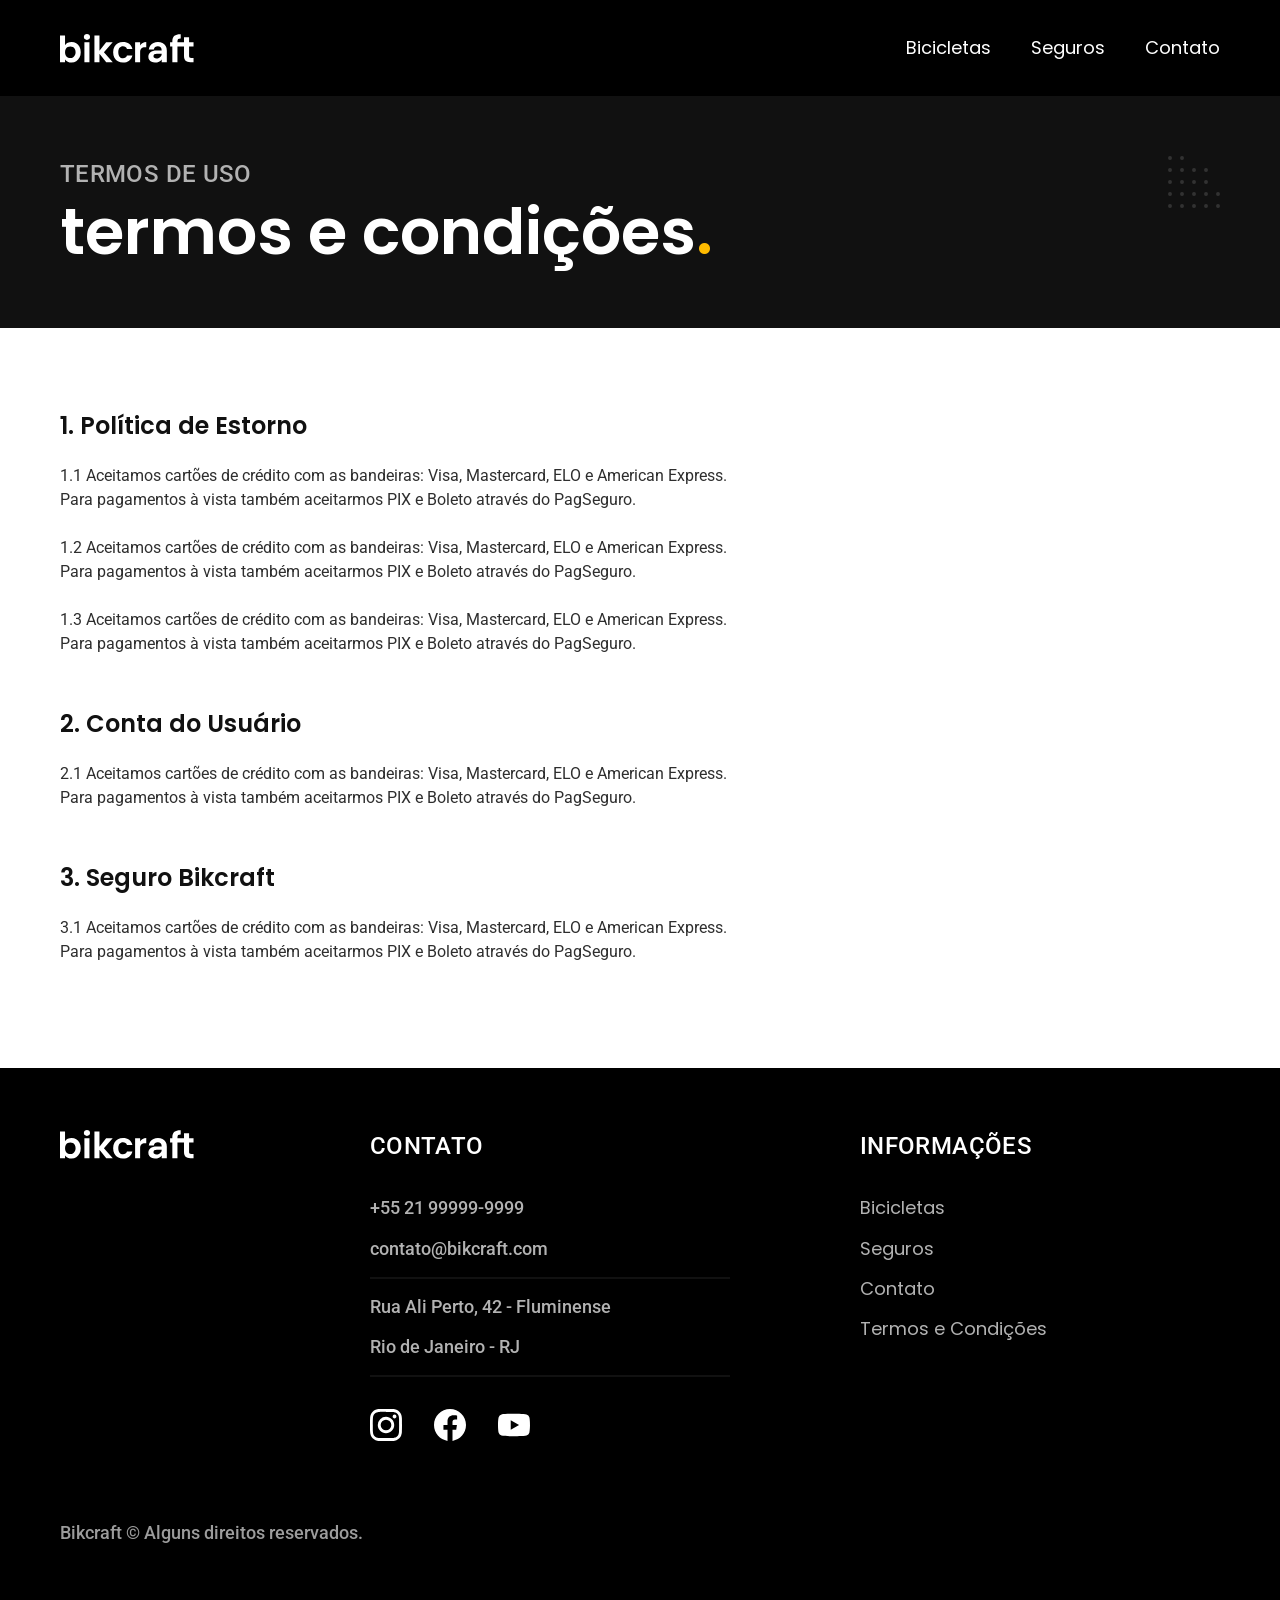
<file: termos.html>
<!DOCTYPE html>
<html lang="pt-BR">
  <head>
    <meta charset="UTF-8">
    <meta name="viewport" content="width=device-width, initial-scale=1.0">
    <title>Termos e Condições | Bikcraft</title>
    <meta name="description" content="Termos e condições.">

    <link rel="icon" href="./favicon.svg" type="image/svg+xml">
    <link rel="preload" href="./css/style.min.css" as="style">
    <link rel="stylesheet" href="./css/style.min.css">

    <link rel="preconnect" href="https://fonts.googleapis.com">
    <link rel="preconnect" href="https://fonts.gstatic.com" crossorigin>
    <link href="https://fonts.googleapis.com/css2?family=Merriweather:ital,opsz,wght@0,18..144,300..900;1,18..144,300..900&family=Poppins:ital,wght@0,100;0,200;0,300;0,400;0,500;0,600;0,700;0,800;0,900;1,100;1,200;1,300;1,400;1,500;1,600;1,700;1,800;1,900&family=Roboto:ital,wght@0,100..900;1,100..900&display=swap" rel="stylesheet">
  <script>
      document.documentElement.classList.add("js");
    </script>
  </head>

  <body id="termos">
    <header class="header-bg">
      <div class="header container">
        <a href="./"><img src="./img/bikcraft.svg" alt="Bikcraft"></a>
        
        <nav aria-label="primária">
          <ul class="header-menu font-1-m cor-0">
            <li><a href="./bicicletas.html">Bicicletas</a></li>
            <li><a href="./seguros.html">Seguros</a></li>
            <li><a href="./contato.html">Contato</a></li>
          </ul>
        </nav>
      </div>
    </header>

    <main>
      <div class="titulo-bg">
        <div class="titulo container">
          <p class="font-2-l-b cor-5">Termos de uso</p>
          <h1 class="font-1-xxl cor-0">termos e condições<span class="cor-p1">.</span></h1>
        </div>
      </div>

      <div class="font-2-s cor-10 termos container">
        <h2 class="font-1-l cor-11">1. Política de Estorno</h2>
        <p>1.1 Aceitamos cartões de crédito com as bandeiras: Visa, Mastercard, ELO e American Express. Para pagamentos à vista também aceitarmos PIX e Boleto através do PagSeguro.</p>
        <p>1.2 Aceitamos cartões de crédito com as bandeiras: Visa, Mastercard, ELO e American Express. Para pagamentos à vista também aceitarmos PIX e Boleto através do PagSeguro.</p>
        <p>1.3 Aceitamos cartões de crédito com as bandeiras: Visa, Mastercard, ELO e American Express. Para pagamentos à vista também aceitarmos PIX e Boleto através do PagSeguro.</p>

         <h2 class="font-1-l cor-11">2. Conta do Usuário</h2>
         <p>2.1 Aceitamos cartões de crédito com as bandeiras: Visa, Mastercard, ELO e American Express. Para pagamentos à vista também aceitarmos PIX e Boleto através do PagSeguro.</p>

         <h2 class="font-1-l cor-11">3. Seguro Bikcraft</h2>
         <p>3.1 Aceitamos cartões de crédito com as bandeiras: Visa, Mastercard, ELO e American Express. Para pagamentos à vista também aceitarmos PIX e Boleto através do PagSeguro.</p>
      </div>
    </main>

    <footer class="footer-bg">
      <div class="footer container">
        <img src="./img/bikcraft.svg" alt="Bikcraft">

        <div class="footer-contato">
          <h3 class="font-2-l-b cor-0">Contato</h3>
          <ul class="font-2-m cor-5">
            <li><a href="tel:+5521999999999">+55 21 99999-9999</a></li>
            <li><a href="mailto:contato@bikcraft.com">contato@bikcraft.com</a></li>
            <li>Rua Ali Perto, 42 - Fluminense</li>
            <li>Rio de Janeiro - RJ</li>
          </ul>

          <div class="footer-redes">
            <a href="./"><img src="./img/redes/instagram.svg" alt="Instagram"></a>
            <a href="./"><img src="./img/redes/facebook.svg" alt="Facebook"></a>
            <a href="./"><img src="./img/redes/youtube.svg" alt="Youtube"></a>
          </div>
        </div>

        <div class="footer-informacoes">
          <h3 class="font-2-l-b cor-0">Informações</h3>
          <nav>
            <ul class="font-1-m cor-5">
              <li><a href="./bicicletas.html">Bicicletas</a></li>
              <li><a href="./seguros.html">Seguros</a></li>
              <li><a href="./contato.html">Contato</a></li>
              <li><a href="./termos.html">Termos e Condições</a></li>
            </ul>
          </nav>
        </div>

        <p class="footer-copy font-2-m cor-6">Bikcraft © Alguns direitos reservados.</p>
      </div>
    </footer>
  <script src="./js/script.js"></script>
  </body>
</html>
</file>
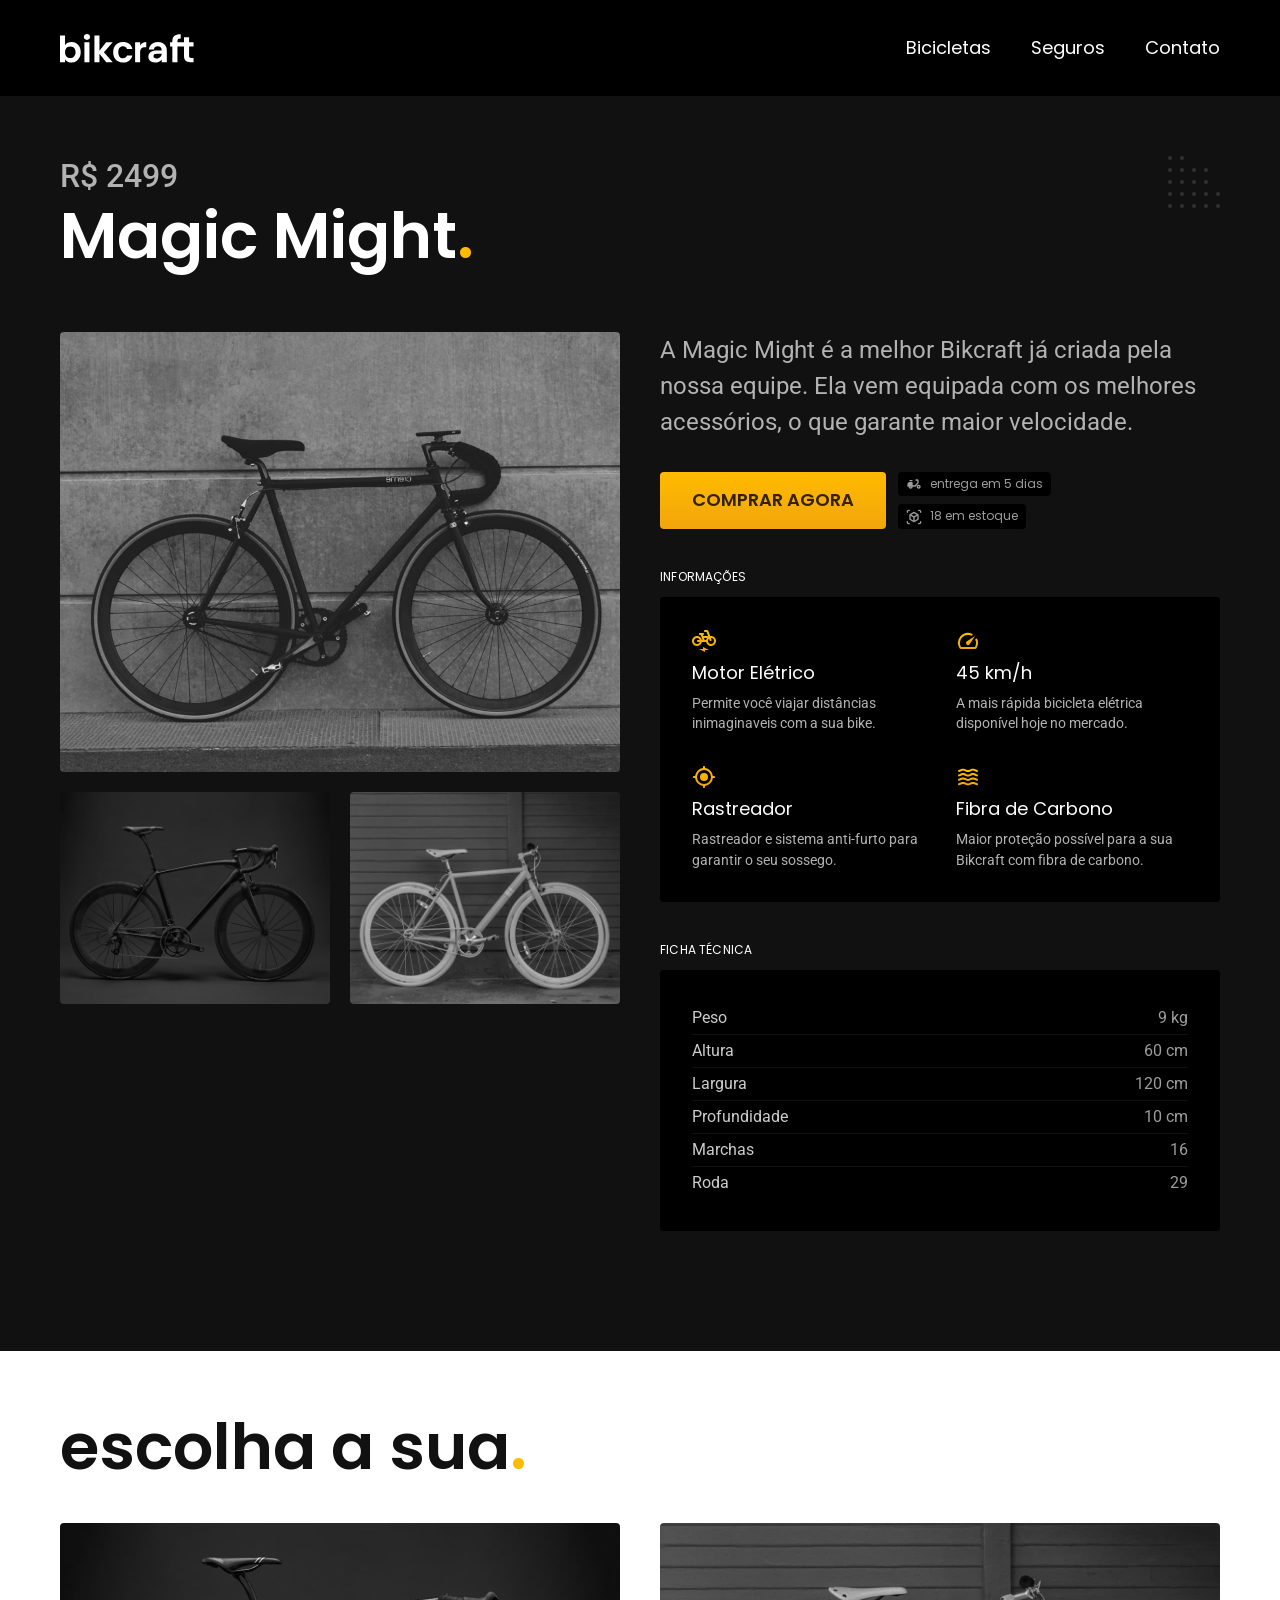
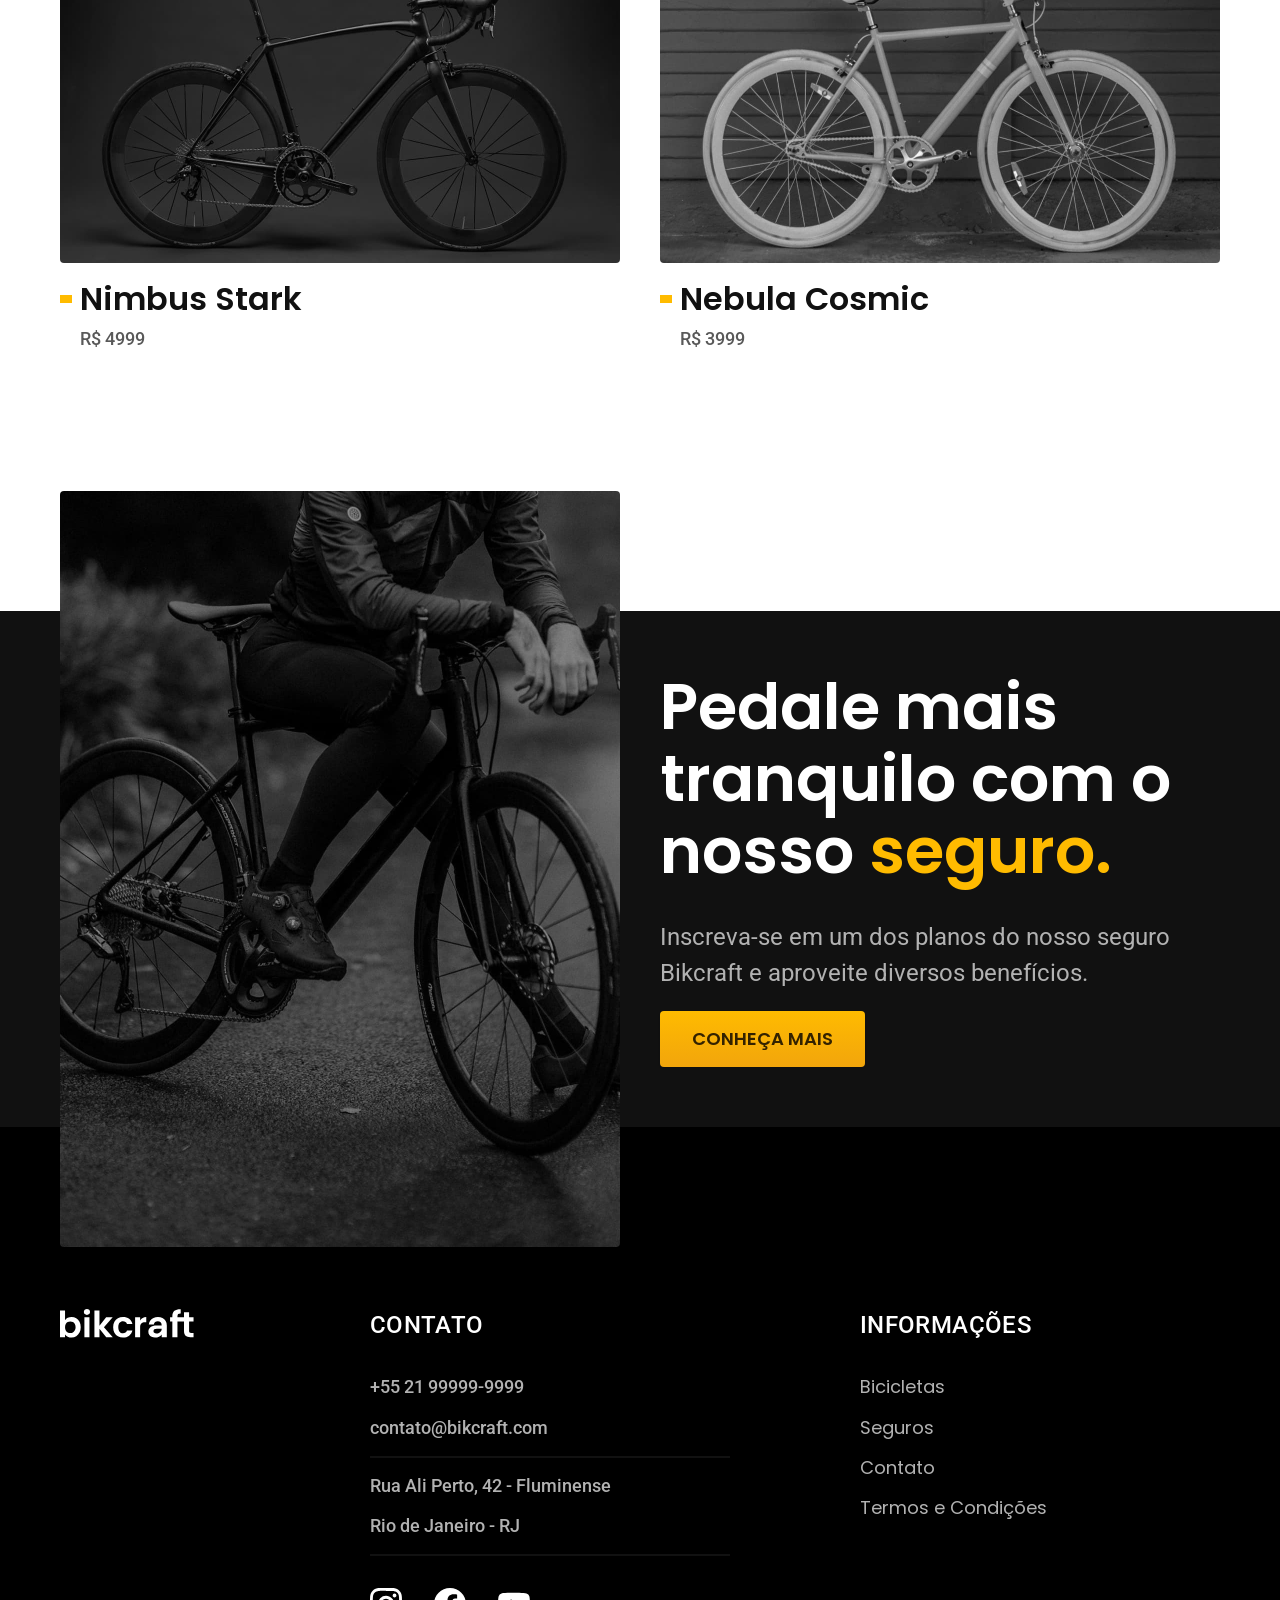
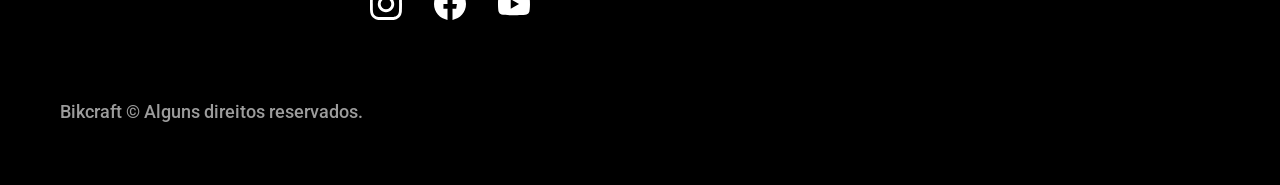
<file: bicicletas/magic.html>
<!DOCTYPE html>
<html lang="pt-BR">
  <head>
    <meta charset="UTF-8">
    <meta name="viewport" content="width=device-width, initial-scale=1.0">
    <title>Magic | Bikcraft</title>
    <meta name="description" content="Magic.">

    <link rel="icon" href="../favicon.svg" type="image/svg+xml">
    <link rel="preload" href="../css/style.min.css" as="style">
    <link rel="stylesheet" href="../css/style.min.css">

    <link rel="preconnect" href="https://fonts.googleapis.com">
    <link rel="preconnect" href="https://fonts.gstatic.com" crossorigin>
    <link href="https://fonts.googleapis.com/css2?family=Merriweather:ital,opsz,wght@0,18..144,300..900;1,18..144,300..900&family=Poppins:ital,wght@0,100;0,200;0,300;0,400;0,500;0,600;0,700;0,800;0,900;1,100;1,200;1,300;1,400;1,500;1,600;1,700;1,800;1,900&family=Roboto:ital,wght@0,100..900;1,100..900&display=swap" rel="stylesheet">
  <script>
      document.documentElement.classList.add("js");
    </script>
  </head>

  <body id="bicicleta">
    <header class="header-bg">
      <div class="header container">
        <a href="../"><img src="../img/bikcraft.svg" alt="Bikcraft"></a>
        
        <nav aria-label="primária">
          <ul class="header-menu font-1-m cor-0">
            <li><a href="../bicicletas.html">Bicicletas</a></li>
            <li><a href="../seguros.html">Seguros</a></li>
            <li><a href="../contato.html">Contato</a></li>
          </ul>
        </nav>
      </div>
    </header>

    <main class="titulo-bg">
      <div>
        <div class="titulo container">
          <p class="font-2-xl cor-5">R$ 2499</p>
          <h1 class="font-1-xxl cor-0">Magic Might<span class="cor-p1">.</span></h1>
        </div>
      </div>

      <div class="bicicleta container">

        <div class="bicicleta-imagens">
          <img src="../img/bicicleta/nimbus2.jpg" alt="">
          <img src="../img/bicicleta/nimbus1.jpg" alt="">
          <img src="../img/bicicleta/nimbus3.jpg" alt="">
        </div>

        <div class="bicicleta-conteudo">
          <p class="font-2-l cor-5">A Magic Might é a melhor Bikcraft já criada pela nossa equipe. Ela vem equipada com os melhores acessórios, o que garante maior velocidade.</p>
          <div class="bicicleta-comprar">
            <a class="botao" href="../orcamento.html?tipo=bikcraft&produto=magic">Comprar agora</a>
            <span class="font-1-xs cor-6">
              <img src="../img/icones/entrega.svg" alt="">
              entrega em 5 dias
            </span>
            <span class="font-1-xs cor-6">
              <img src="../img/icones/estoque.svg" alt="">
              18 em estoque
            </span>
          </div>

          <h2 class="font-1-xs cor-0">Informações</h2>
          <ul class="bicicleta-informacoes">
            <li>
              <img src="../img/icones/eletrica.svg" alt="">
              <h3 class="font-1-m cor-0">Motor Elétrico</h3>
              <p class="font-2-xs cor-5">Permite você viajar distâncias inimaginaveis com a sua bike.</p>
            </li>

            <li>
              <img src="../img/icones/velocidade.svg" alt="">
              <h3 class="font-1-m cor-0">45 km/h</h3>
              <p class="font-2-xs cor-5">A mais rápida bicicleta elétrica disponível hoje no mercado.</p>
            </li>

            <li>
              <img src="../img/icones/rastreador.svg" alt="">
              <h3 class="font-1-m cor-0">Rastreador</h3>
              <p class="font-2-xs cor-5">Rastreador e sistema anti-furto para garantir o seu sossego.</p>
            </li>

            <li>
              <img src="../img/icones/carbono.svg" alt="">
              <h3 class="font-1-m cor-0">Fibra de Carbono</h3>
              <p class="font-2-xs cor-5">Maior proteção possível para a sua Bikcraft com fibra de carbono.</p>
            </li>
          </ul>

          <h2 class="font-1-xs cor-0">Ficha Técnica</h2>
          <ul class="bicicleta-ficha font-2-s cor-4">
            <li>Peso <span>9 kg</span></li>
            <li>Altura <span>60 cm</span></li>
            <li>Largura <span>120 cm</span></li>
            <li>Profundidade <span>10 cm</span></li>
            <li>Marchas <span>16</span></li>
            <li>Roda <span>29</span></li>
          </ul>

        </div>
      </div>
    </main>

    <article class="bicicletas-lista container">
      <h2 class="font-1-xxl">escolha a sua<span class="cor-p1">.</span></h2>

      <ul>
        <li>
          <a href="./nimbus.html">
            <img src="../img/bicicletas/nimbus.jpg" alt="Bicicleta preta">
            <h3 class="font-1-xl">Nimbus Stark</h3>
            <span class="font-2-m cor-8">R$ 4999</span>
          </a>
        </li>

        <li>
          <a href="./nebula.html">
            <img src="../img/bicicletas/nebula.jpg" alt="Bicicleta branca">
            <h3 class="font-1-xl">Nebula Cosmic</h3>
            <span class="font-2-m cor-8">R$ 3999</span>
          </a>
        </li>
      </ul>
    </article>

    <article class="seguro-bg">
      <div class="seguro container">
        <div class="seguro-imagem">
          <img src="../img/fotos/seguros.jpg" alt="Pessoa parada em cima de uma bicicleta Bikcraft.">
        </div>

        <div class="seguro-conteudo">
          <h2 class="font-1-xxl cor-0">Pedale mais tranquilo com o nosso <span class="cor-p1">seguro.</span></h2>
          <p class="font-2-l cor-5">Inscreva-se em um dos planos do nosso seguro Bikcraft e aproveite diversos benefícios.</p>
          <a class="botao" href="../seguros.html">Conheça mais</a>
        </div>
      </div>
    </article>

    <footer class="footer-bg">
      <div class="footer container">
        <img src="../img/bikcraft.svg" alt="Bikcraft">

        <div class="footer-contato">
          <h3 class="font-2-l-b cor-0">Contato</h3>
          <ul class="font-2-m cor-5">
            <li><a href="tel:+5521999999999">+55 21 99999-9999</a></li>
            <li><a href="mailto:contato@bikcraft.com">contato@bikcraft.com</a></li>
            <li>Rua Ali Perto, 42 - Fluminense</li>
            <li>Rio de Janeiro - RJ</li>
          </ul>

          <div class="footer-redes">
            <a href="../"><img src="../img/redes/instagram.svg" alt="Instagram"></a>
            <a href="../"><img src="../img/redes/facebook.svg" alt="Facebook"></a>
            <a href="../"><img src="../img/redes/youtube.svg" alt="Youtube"></a>
          </div>
        </div>

        <div class="footer-informacoes">
          <h3 class="font-2-l-b cor-0">Informações</h3>
          <nav>
            <ul class="font-1-m cor-5">
              <li><a href="../bicicletas.html">Bicicletas</a></li>
              <li><a href="../seguros.html">Seguros</a></li>
              <li><a href="../contato.html">Contato</a></li>
              <li><a href="../termos.html">Termos e Condições</a></li>
            </ul>
          </nav>
        </div>

        <p class="footer-copy font-2-m cor-6">Bikcraft © Alguns direitos reservados.</p>
      </div>
    </footer>
  <script src="../js/script.js"></script>
  </body>
</html>
</file>
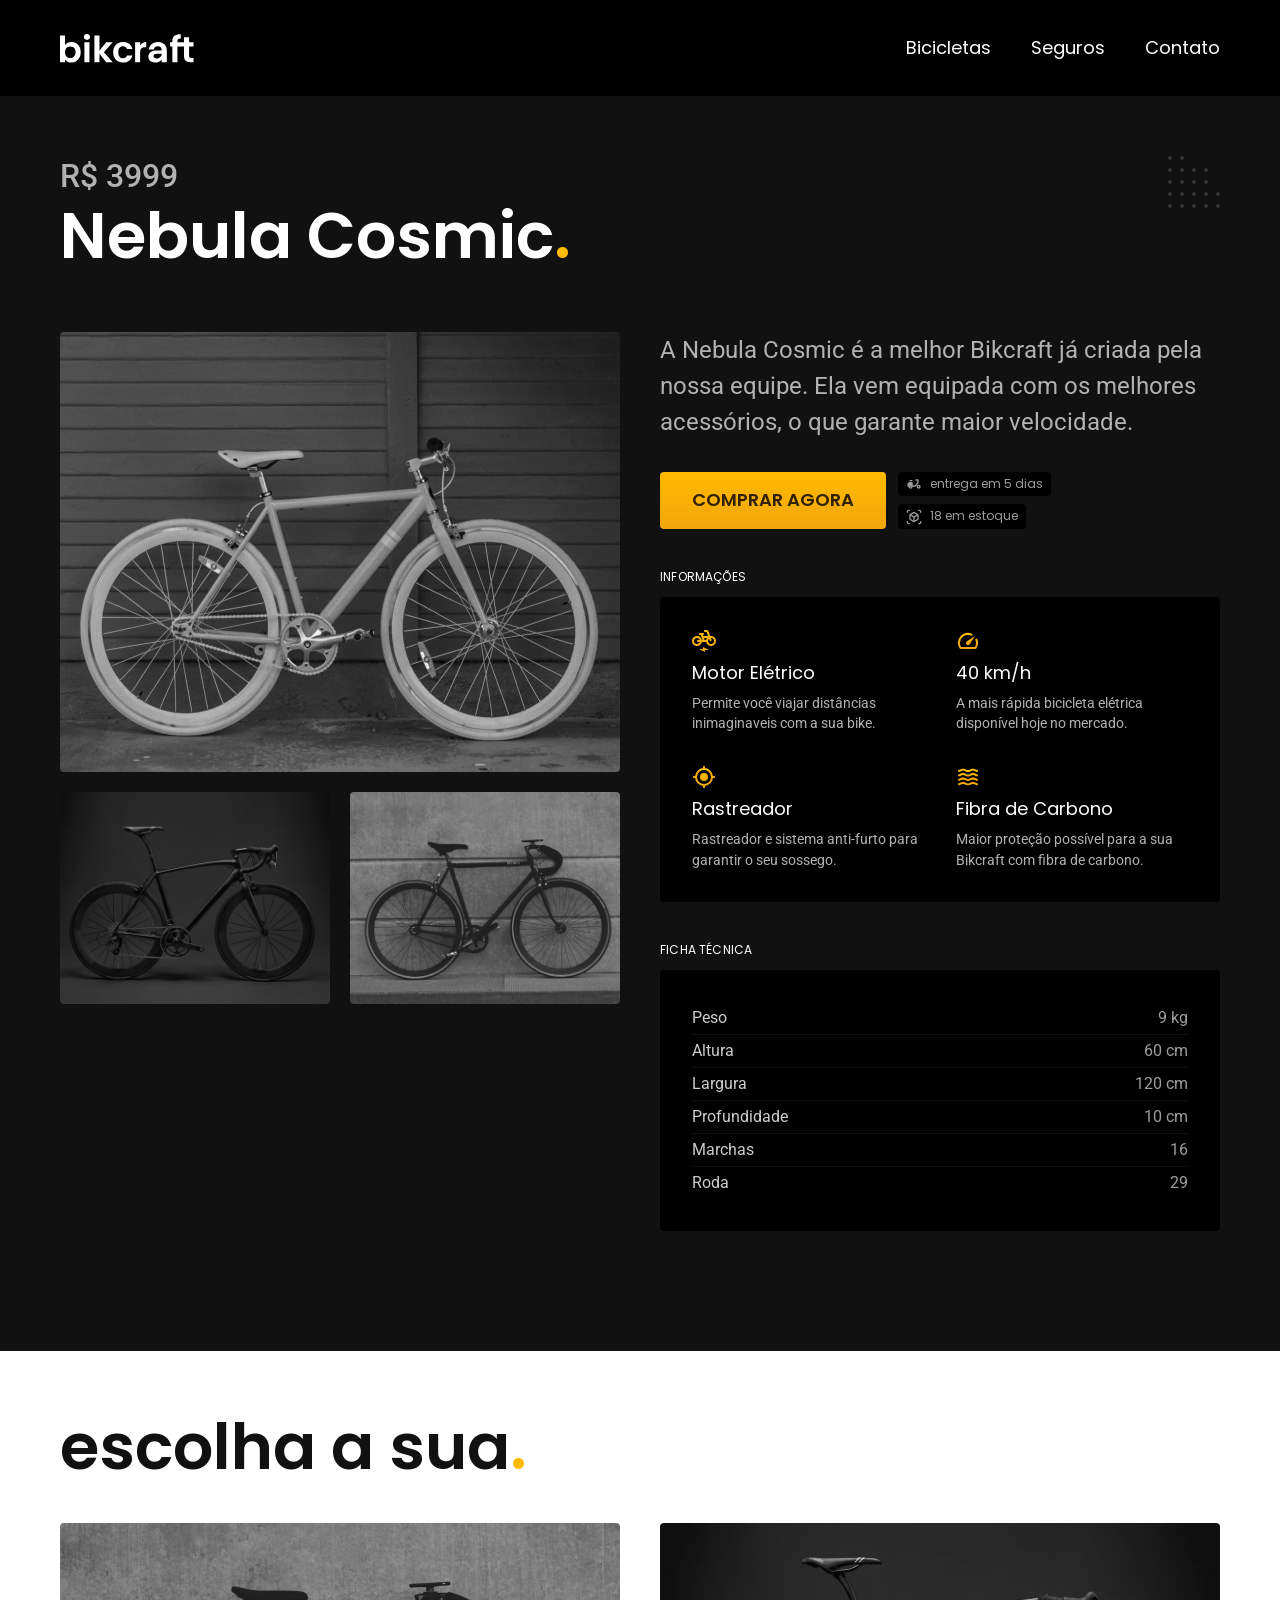
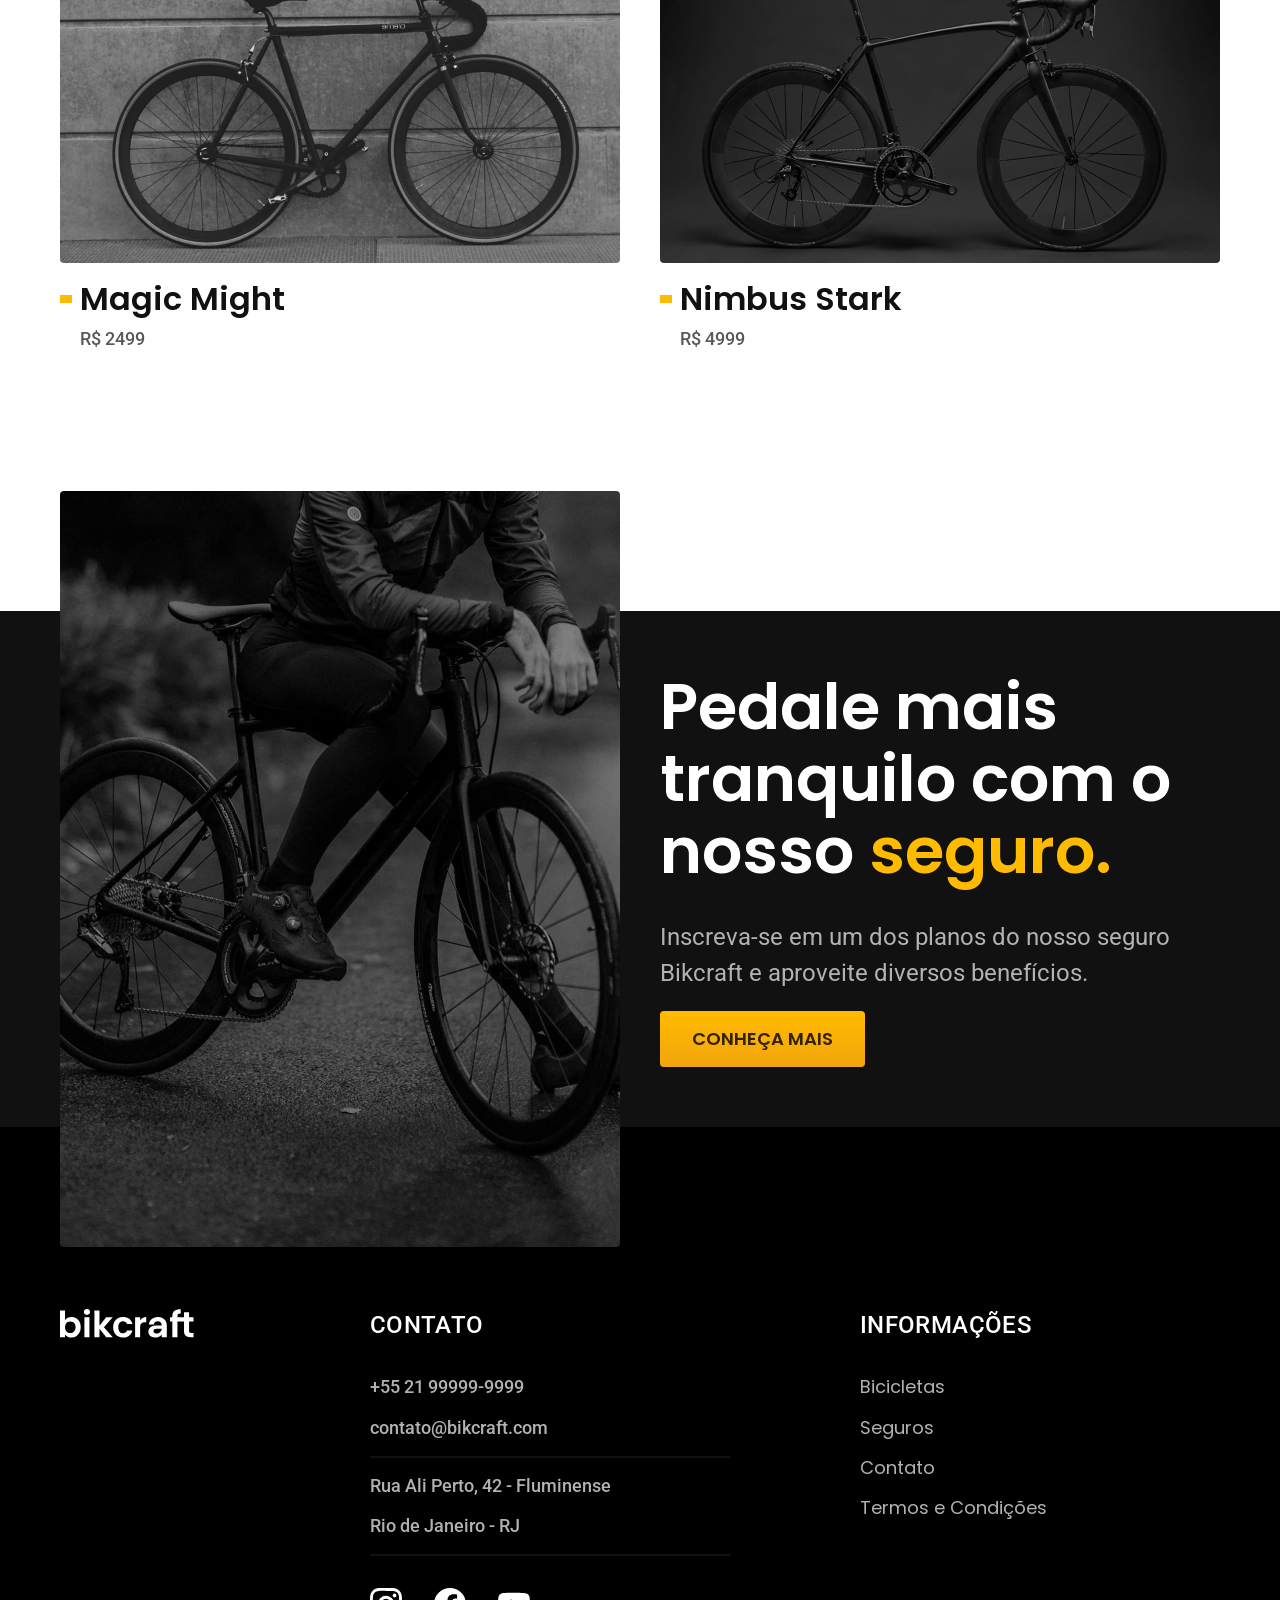
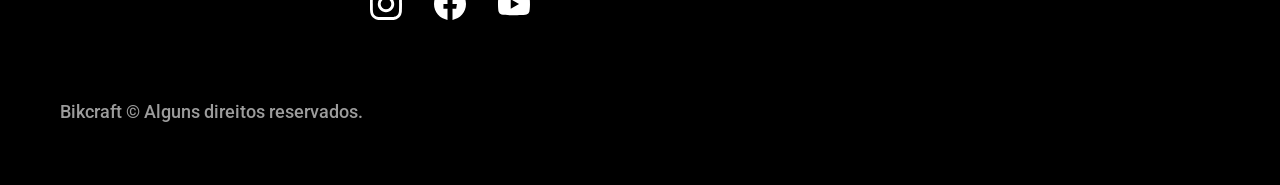
<file: bicicletas/nebula.html>
<!DOCTYPE html>
<html lang="pt-BR">
  <head>
    <meta charset="UTF-8">
    <meta name="viewport" content="width=device-width, initial-scale=1.0">
    <title>Nebula | Bikcraft</title>
    <meta name="description" content="Nebula.">

    <link rel="icon" href="../favicon.svg" type="image/svg+xml">
    <link rel="preload" href="../css/style.min.css" as="style">
    <link rel="stylesheet" href="../css/style.min.css">

    <link rel="preconnect" href="https://fonts.googleapis.com">
    <link rel="preconnect" href="https://fonts.gstatic.com" crossorigin>
    <link href="https://fonts.googleapis.com/css2?family=Merriweather:ital,opsz,wght@0,18..144,300..900;1,18..144,300..900&family=Poppins:ital,wght@0,100;0,200;0,300;0,400;0,500;0,600;0,700;0,800;0,900;1,100;1,200;1,300;1,400;1,500;1,600;1,700;1,800;1,900&family=Roboto:ital,wght@0,100..900;1,100..900&display=swap" rel="stylesheet">
  <script>
      document.documentElement.classList.add("js");
    </script>
  </head>

  <body id="bicicleta">
    <header class="header-bg">
      <div class="header container">
        <a href="../"><img src="../img/bikcraft.svg" alt="Bikcraft"></a>
        
        <nav aria-label="primária">
          <ul class="header-menu font-1-m cor-0">
            <li><a href="../bicicletas.html">Bicicletas</a></li>
            <li><a href="../seguros.html">Seguros</a></li>
            <li><a href="../contato.html">Contato</a></li>
          </ul>
        </nav>
      </div>
    </header>

    <main class="titulo-bg">
      <div>
        <div class="titulo container">
          <p class="font-2-xl cor-5">R$ 3999</p>
          <h1 class="font-1-xxl cor-0">Nebula Cosmic<span class="cor-p1">.</span></h1>
        </div>
      </div>

      <div class="bicicleta container">

        <div class="bicicleta-imagens">
          <img src="../img/bicicleta/nimbus3.jpg" alt="">
          <img src="../img/bicicleta/nimbus1.jpg" alt="">
          <img src="../img/bicicleta/nimbus2.jpg" alt="">
        </div>

        <div class="bicicleta-conteudo">
          <p class="font-2-l cor-5">A Nebula Cosmic é a melhor Bikcraft já criada pela nossa equipe. Ela vem equipada com os melhores acessórios, o que garante maior velocidade.</p>
          <div class="bicicleta-comprar">
            <a class="botao" href="../orcamento.html?tipo=bikcraft&produto=nebula">Comprar agora</a>
            <span class="font-1-xs cor-6">
              <img src="../img/icones/entrega.svg" alt="">
              entrega em 5 dias
            </span>
            <span class="font-1-xs cor-6">
              <img src="../img/icones/estoque.svg" alt="">
              18 em estoque
            </span>
          </div>

          <h2 class="font-1-xs cor-0">Informações</h2>
          <ul class="bicicleta-informacoes">
            <li>
              <img src="../img/icones/eletrica.svg" alt="">
              <h3 class="font-1-m cor-0">Motor Elétrico</h3>
              <p class="font-2-xs cor-5">Permite você viajar distâncias inimaginaveis com a sua bike.</p>
            </li>

            <li>
              <img src="../img/icones/velocidade.svg" alt="">
              <h3 class="font-1-m cor-0">40 km/h</h3>
              <p class="font-2-xs cor-5">A mais rápida bicicleta elétrica disponível hoje no mercado.</p>
            </li>

            <li>
              <img src="../img/icones/rastreador.svg" alt="">
              <h3 class="font-1-m cor-0">Rastreador</h3>
              <p class="font-2-xs cor-5">Rastreador e sistema anti-furto para garantir o seu sossego.</p>
            </li>

            <li>
              <img src="../img/icones/carbono.svg" alt="">
              <h3 class="font-1-m cor-0">Fibra de Carbono</h3>
              <p class="font-2-xs cor-5">Maior proteção possível para a sua Bikcraft com fibra de carbono.</p>
            </li>
          </ul>

          <h2 class="font-1-xs cor-0">Ficha Técnica</h2>
          <ul class="bicicleta-ficha font-2-s cor-4">
            <li>Peso <span>9 kg</span></li>
            <li>Altura <span>60 cm</span></li>
            <li>Largura <span>120 cm</span></li>
            <li>Profundidade <span>10 cm</span></li>
            <li>Marchas <span>16</span></li>
            <li>Roda <span>29</span></li>
          </ul>

        </div>
      </div>
    </main>

    <article class="bicicletas-lista container">
      <h2 class="font-1-xxl">escolha a sua<span class="cor-p1">.</span></h2>

      <ul>
        <li>
          <a href="./magic.html">
            <img src="../img/bicicletas/magic.jpg" alt="Bicicleta preta">
            <h3 class="font-1-xl">Magic Might</h3>
            <span class="font-2-m cor-8">R$ 2499</span>
          </a>
        </li>

        <li>
          <a href="./nimbus.html">
            <img src="../img/bicicletas/nimbus.jpg" alt="Bicicleta preta">
            <h3 class="font-1-xl">Nimbus Stark</h3>
            <span class="font-2-m cor-8">R$ 4999</span>
          </a>
        </li>
      </ul>
    </article>

    <article class="seguro-bg">
      <div class="seguro container">
        <div class="seguro-imagem">
          <img src="../img/fotos/seguros.jpg" alt="Pessoa parada em cima de uma bicicleta Bikcraft.">
        </div>

        <div class="seguro-conteudo">
          <h2 class="font-1-xxl cor-0">Pedale mais tranquilo com o nosso <span class="cor-p1">seguro.</span></h2>
          <p class="font-2-l cor-5">Inscreva-se em um dos planos do nosso seguro Bikcraft e aproveite diversos benefícios.</p>
          <a class="botao" href="../seguros.html">Conheça mais</a>
        </div>
      </div>
    </article>

    <footer class="footer-bg">
      <div class="footer container">
        <img src="../img/bikcraft.svg" alt="Bikcraft">

        <div class="footer-contato">
          <h3 class="font-2-l-b cor-0">Contato</h3>
          <ul class="font-2-m cor-5">
            <li><a href="tel:+5521999999999">+55 21 99999-9999</a></li>
            <li><a href="mailto:contato@bikcraft.com">contato@bikcraft.com</a></li>
            <li>Rua Ali Perto, 42 - Fluminense</li>
            <li>Rio de Janeiro - RJ</li>
          </ul>

          <div class="footer-redes">
            <a href="../"><img src="../img/redes/instagram.svg" alt="Instagram"></a>
            <a href="../"><img src="../img/redes/facebook.svg" alt="Facebook"></a>
            <a href="../"><img src="../img/redes/youtube.svg" alt="Youtube"></a>
          </div>
        </div>

        <div class="footer-informacoes">
          <h3 class="font-2-l-b cor-0">Informações</h3>
          <nav>
            <ul class="font-1-m cor-5">
              <li><a href="../bicicletas.html">Bicicletas</a></li>
              <li><a href="../seguros.html">Seguros</a></li>
              <li><a href="../contato.html">Contato</a></li>
              <li><a href="../termos.html">Termos e Condições</a></li>
            </ul>
          </nav>
        </div>

        <p class="footer-copy font-2-m cor-6">Bikcraft © Alguns direitos reservados.</p>
      </div>
    </footer>
  <script src="../js/script.js"></script>
  </body>
</html>
</file>
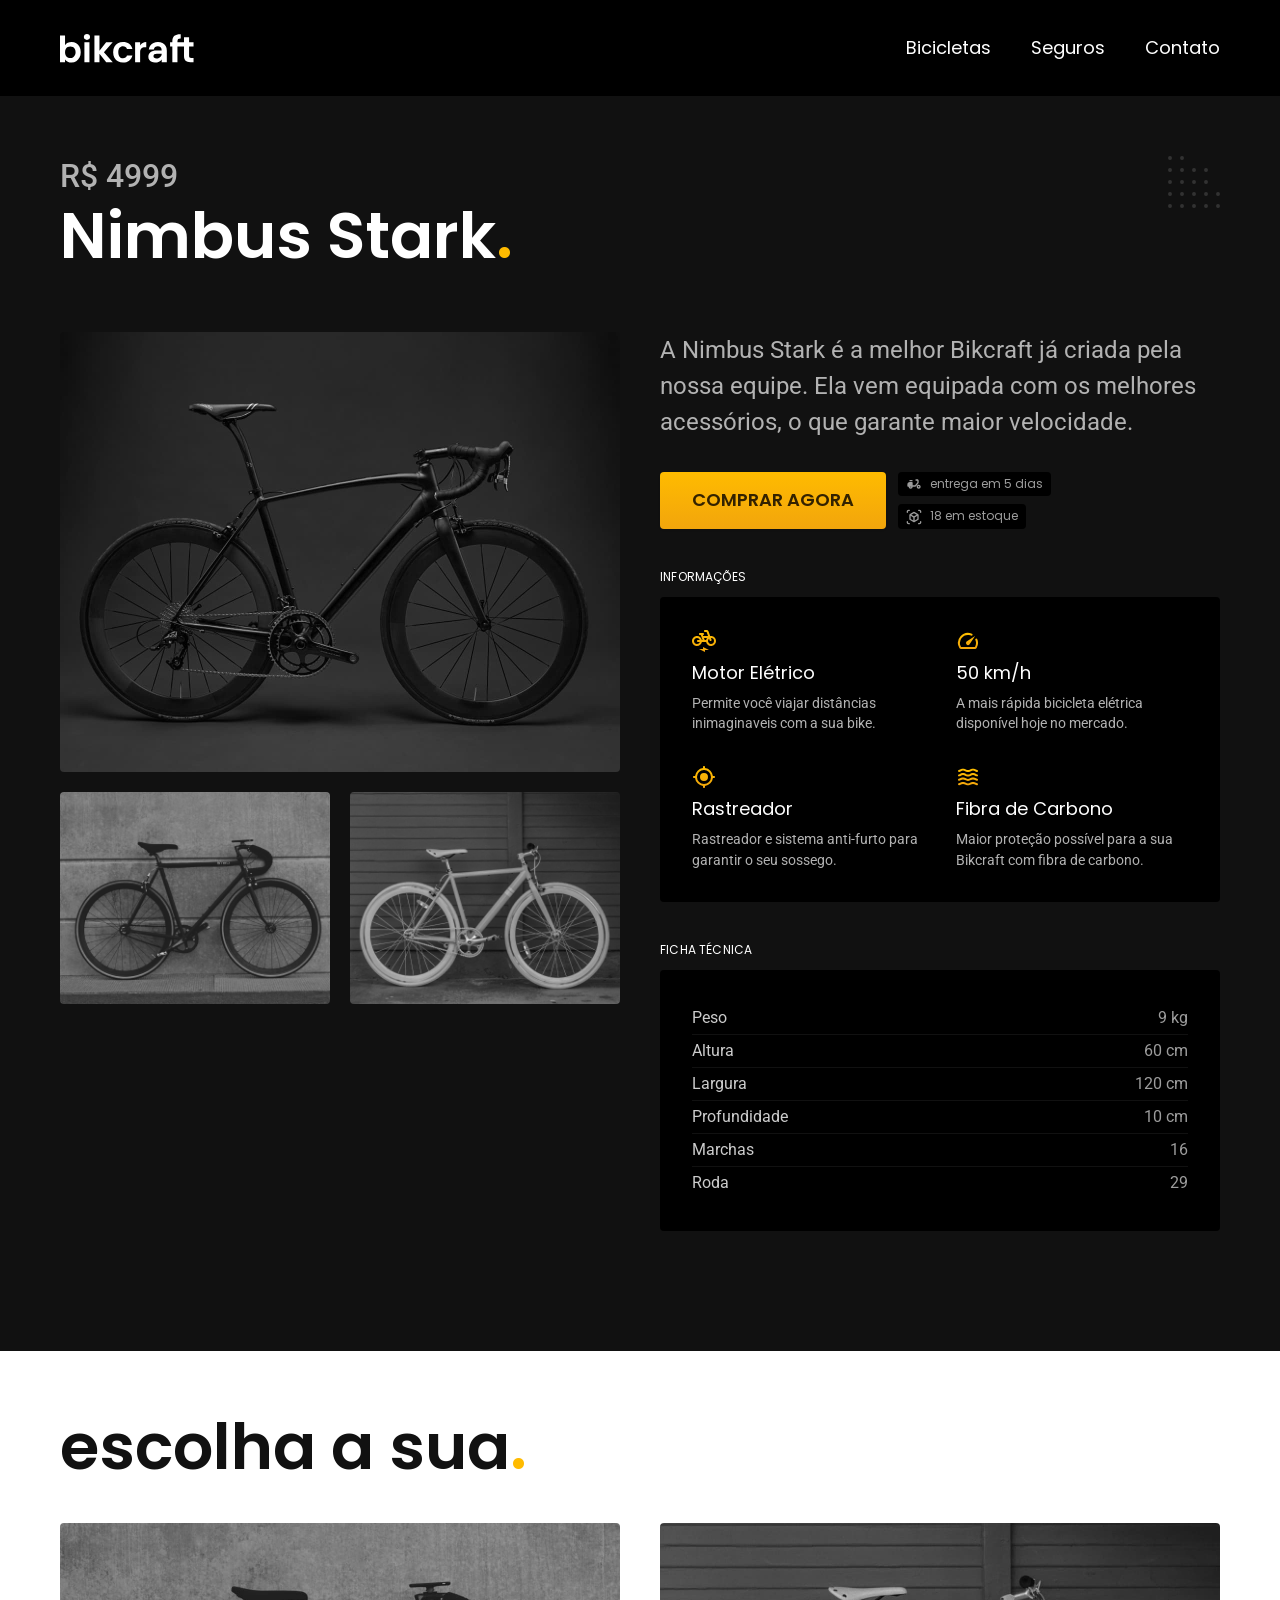
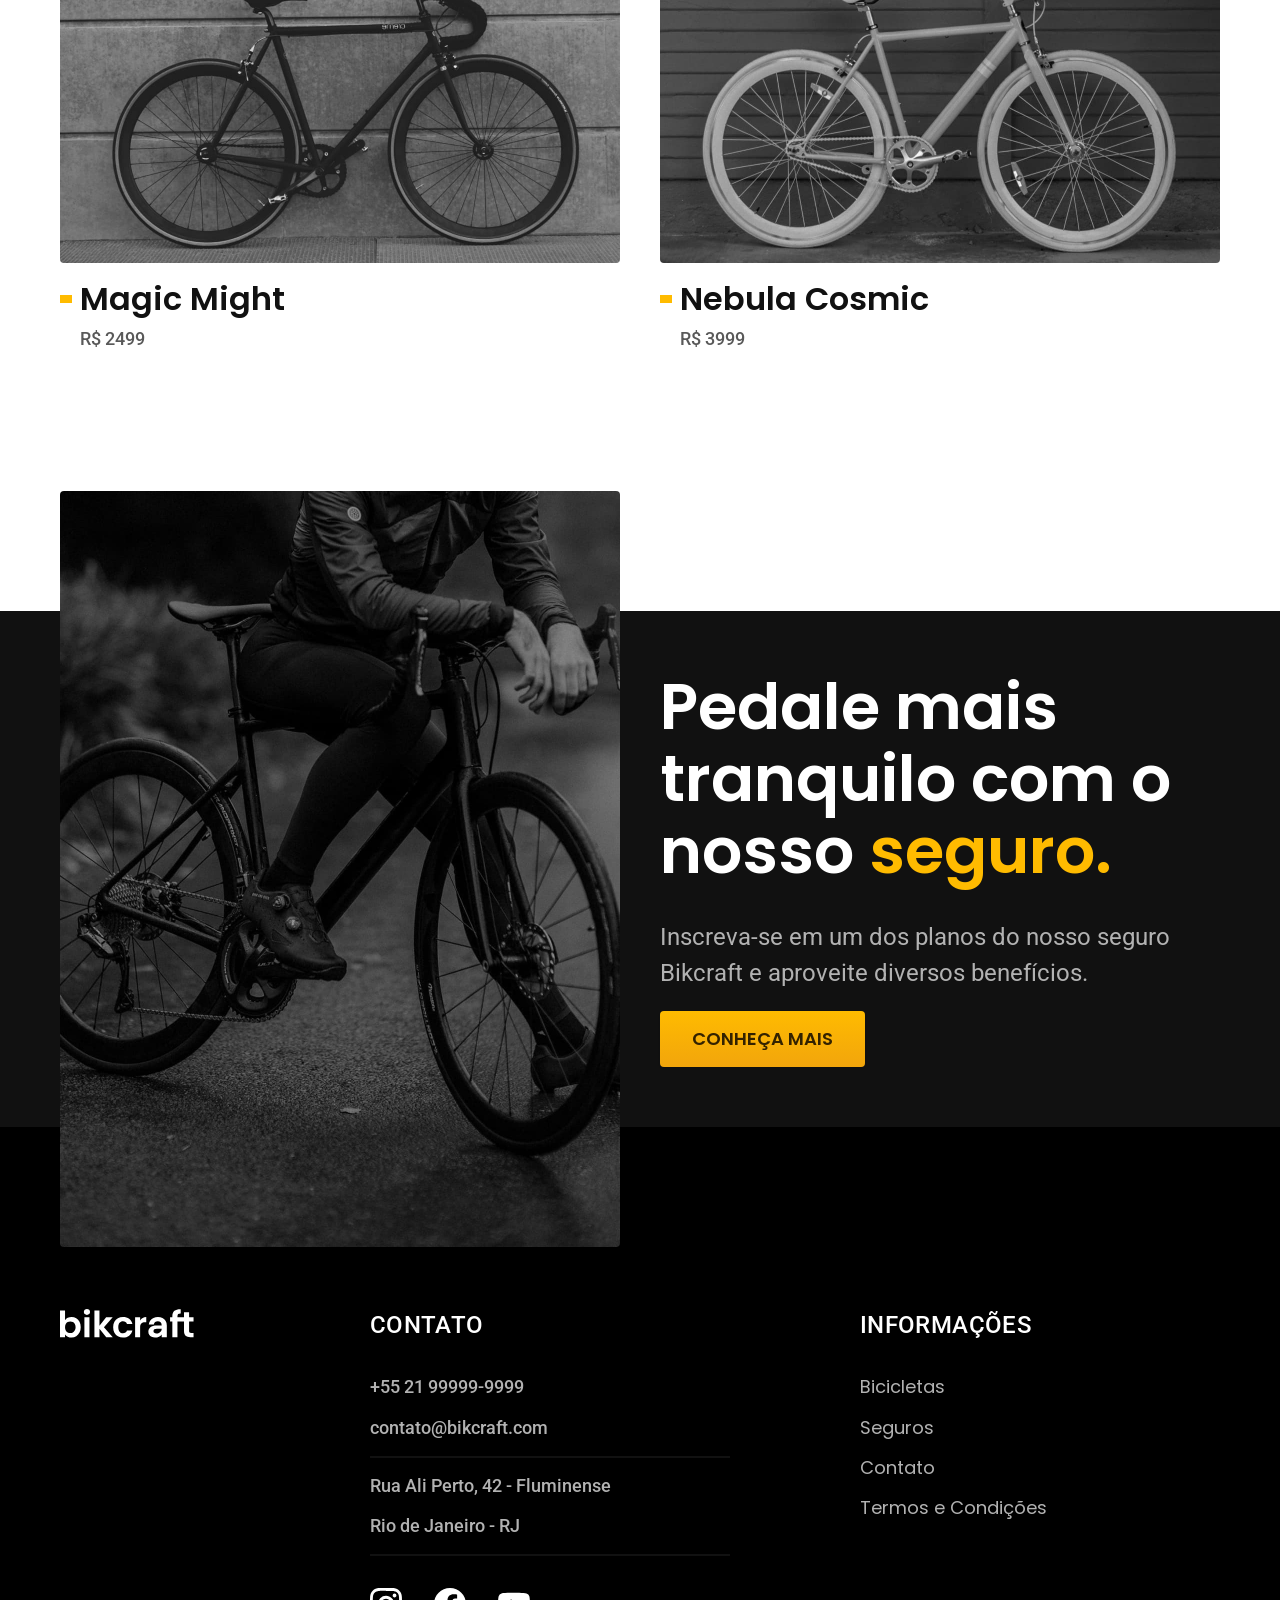
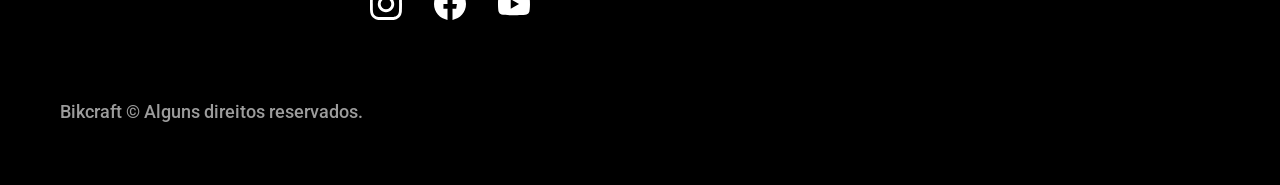
<file: bicicletas/nimbus.html>
<!DOCTYPE html>
<html lang="pt-BR">
  <head>
    <meta charset="UTF-8">
    <meta name="viewport" content="width=device-width, initial-scale=1.0">
    <title>Nimbus | Bikcraft</title>
    <meta name="description" content="Nimbus.">

    <link rel="icon" href="../favicon.svg" type="image/svg+xml">
    <link rel="preload" href="../css/style.min.css" as="style">
    <link rel="stylesheet" href="../css/style.min.css">

    <link rel="preconnect" href="https://fonts.googleapis.com">
    <link rel="preconnect" href="https://fonts.gstatic.com" crossorigin>
    <link href="https://fonts.googleapis.com/css2?family=Merriweather:ital,opsz,wght@0,18..144,300..900;1,18..144,300..900&family=Poppins:ital,wght@0,100;0,200;0,300;0,400;0,500;0,600;0,700;0,800;0,900;1,100;1,200;1,300;1,400;1,500;1,600;1,700;1,800;1,900&family=Roboto:ital,wght@0,100..900;1,100..900&display=swap" rel="stylesheet">
  <script>
      document.documentElement.classList.add("js");
    </script>
  </head>

  <body id="bicicleta">
    <header class="header-bg">
      <div class="header container">
        <a href="../"><img src="../img/bikcraft.svg" alt="Bikcraft"></a>
        
        <nav aria-label="primária">
          <ul class="header-menu font-1-m cor-0">
            <li><a href="../bicicletas.html">Bicicletas</a></li>
            <li><a href="../seguros.html">Seguros</a></li>
            <li><a href="../contato.html">Contato</a></li>
          </ul>
        </nav>
      </div>
    </header>

    <main class="titulo-bg">
      <div>
        <div class="titulo container">
          <p class="font-2-xl cor-5">R$ 4999</p>
          <h1 class="font-1-xxl cor-0">Nimbus Stark<span class="cor-p1">.</span></h1>
        </div>
      </div>

      <div class="bicicleta container">

        <div class="bicicleta-imagens">
          <img src="../img/bicicleta/nimbus1.jpg" alt="">
          <img src="../img/bicicleta/nimbus2.jpg" alt="">
          <img src="../img/bicicleta/nimbus3.jpg" alt="">
        </div>

        <div class="bicicleta-conteudo">
          <p class="font-2-l cor-5">A Nimbus Stark é a melhor Bikcraft já criada pela nossa equipe. Ela vem equipada com os melhores acessórios, o que garante maior velocidade.</p>
          <div class="bicicleta-comprar">
            <a class="botao" href="../orcamento.html?tipo=bikcraft&produto=nimbus">Comprar agora</a>
            <span class="font-1-xs cor-6">
              <img src="../img/icones/entrega.svg" alt="">
              entrega em 5 dias
            </span>
            <span class="font-1-xs cor-6">
              <img src="../img/icones/estoque.svg" alt="">
              18 em estoque
            </span>
          </div>

          <h2 class="font-1-xs cor-0">Informações</h2>
          <ul class="bicicleta-informacoes">
            <li>
              <img src="../img/icones/eletrica.svg" alt="">
              <h3 class="font-1-m cor-0">Motor Elétrico</h3>
              <p class="font-2-xs cor-5">Permite você viajar distâncias inimaginaveis com a sua bike.</p>
            </li>

            <li>
              <img src="../img/icones/velocidade.svg" alt="">
              <h3 class="font-1-m cor-0">50 km/h</h3>
              <p class="font-2-xs cor-5">A mais rápida bicicleta elétrica disponível hoje no mercado.</p>
            </li>

            <li>
              <img src="../img/icones/rastreador.svg" alt="">
              <h3 class="font-1-m cor-0">Rastreador</h3>
              <p class="font-2-xs cor-5">Rastreador e sistema anti-furto para garantir o seu sossego.</p>
            </li>

            <li>
              <img src="../img/icones/carbono.svg" alt="">
              <h3 class="font-1-m cor-0">Fibra de Carbono</h3>
              <p class="font-2-xs cor-5">Maior proteção possível para a sua Bikcraft com fibra de carbono.</p>
            </li>
          </ul>

          <h2 class="font-1-xs cor-0">Ficha Técnica</h2>
          <ul class="bicicleta-ficha font-2-s cor-4">
            <li>Peso <span>9 kg</span></li>
            <li>Altura <span>60 cm</span></li>
            <li>Largura <span>120 cm</span></li>
            <li>Profundidade <span>10 cm</span></li>
            <li>Marchas <span>16</span></li>
            <li>Roda <span>29</span></li>
          </ul>

        </div>
      </div>
    </main>

    <article class="bicicletas-lista container">
      <h2 class="font-1-xxl">escolha a sua<span class="cor-p1">.</span></h2>

      <ul>
        <li>
          <a href="./magic.html">
            <img src="../img/bicicletas/magic.jpg" alt="Bicicleta preta">
            <h3 class="font-1-xl">Magic Might</h3>
            <span class="font-2-m cor-8">R$ 2499</span>
          </a>
        </li>

        <li>
          <a href="./nebula.html">
            <img src="../img/bicicletas/nebula.jpg" alt="Bicicleta branca">
            <h3 class="font-1-xl">Nebula Cosmic</h3>
            <span class="font-2-m cor-8">R$ 3999</span>
          </a>
        </li>
      </ul>
    </article>

    <article class="seguro-bg">
      <div class="seguro container">
        <div class="seguro-imagem">
          <img src="../img/fotos/seguros.jpg" alt="Pessoa parada em cima de uma bicicleta Bikcraft.">
        </div>

        <div class="seguro-conteudo">
          <h2 class="font-1-xxl cor-0">Pedale mais tranquilo com o nosso <span class="cor-p1">seguro.</span></h2>
          <p class="font-2-l cor-5">Inscreva-se em um dos planos do nosso seguro Bikcraft e aproveite diversos benefícios.</p>
          <a class="botao" href="../seguros.html">Conheça mais</a>
        </div>
      </div>
    </article>

    <footer class="footer-bg">
      <div class="footer container">
        <img src="../img/bikcraft.svg" alt="Bikcraft">

        <div class="footer-contato">
          <h3 class="font-2-l-b cor-0">Contato</h3>
          <ul class="font-2-m cor-5">
            <li><a href="tel:+5521999999999">+55 21 99999-9999</a></li>
            <li><a href="mailto:contato@bikcraft.com">contato@bikcraft.com</a></li>
            <li>Rua Ali Perto, 42 - Fluminense</li>
            <li>Rio de Janeiro - RJ</li>
          </ul>

          <div class="footer-redes">
            <a href="../"><img src="../img/redes/instagram.svg" alt="Instagram"></a>
            <a href="../"><img src="../img/redes/facebook.svg" alt="Facebook"></a>
            <a href="../"><img src="../img/redes/youtube.svg" alt="Youtube"></a>
          </div>
        </div>

        <div class="footer-informacoes">
          <h3 class="font-2-l-b cor-0">Informações</h3>
          <nav>
            <ul class="font-1-m cor-5">
              <li><a href="../bicicletas.html">Bicicletas</a></li>
              <li><a href="../seguros.html">Seguros</a></li>
              <li><a href="../contato.html">Contato</a></li>
              <li><a href="../termos.html">Termos e Condições</a></li>
            </ul>
          </nav>
        </div>

        <p class="footer-copy font-2-m cor-6">Bikcraft © Alguns direitos reservados.</p>
      </div>
    </footer>
  <script src="../js/script.js"></script>
  </body>
</html>
</file>
<file: css/style.min.css>
body{margin:0;font-family:Arial,Helvetica,sans-serif;color:#111}ul{padding:0;list-style:none}img{display:block;max-width:100%;height:auto}img[src$=".jpg"]{border-radius:4px}a{text-decoration:none;color:inherit}blockquote,dd,h1,h2,h3,h4,p,ul{margin:0}:root{--cor-0:#ffffff;--cor-1:#f7f7f7;--cor-2:#ededed;--cor-3:#dedede;--cor-4:#cccccc;--cor-5:#b2b2b2;--cor-6:#9c9c9c;--cor-7:#717171;--cor-8:#595959;--cor-9:#404040;--cor-10:#2e2e2e;--cor-11:#111111;--cor-12:#000000;--cor-p1:#ffbb00;--cor-p2:#e4a30b;--cor-p3:#a66f00;--cor-p4:#664400;--cor-p5:#332200}.cor-0{color:var(--cor-0)}.cor-1{color:var(--cor-1)}.cor-2{color:var(--cor-2)}.cor-3{color:var(--cor-3)}.cor-4{color:var(--cor-4)}.cor-5{color:var(--cor-5)}.cor-6{color:var(--cor-6)}.cor-7{color:var(--cor-7)}.cor-8{color:var(--cor-8)}.cor-9{color:var(--cor-9)}.cor-10{color:var(--cor-10)}.cor-11{color:var(--cor-11)}.cor-12{color:var(--cor-12)}.cor-p1{color:var(--cor-p1)}.cor-p2{color:var(--cor-p2)}.cor-p3{color:var(--cor-p3)}.cor-p4{color:var(--cor-p4)}.cor-p5{color:var(--cor-p5)}.font-1-xs{font:400 0.75rem/1.35 Poppins,sans-serif}.font-2-xs{font:400 0.875rem/1.43 Roboto,sans-serif}.font-1-s{font:400 1rem/1.5 Poppins,sans-serif}.font-2-s{font:400 1rem/1.5 Roboto,sans-serif}.font-1-m,.font-1-m-b{font:400 1.125rem/1.35 Poppins,sans-serif}.font-1-m-b{font-weight:600}.font-2-m{font:500 1.125rem/1.35 Roboto,sans-serif}.font-1-l{font:400 1.5rem/1.5 Poppins,sans-serif}.font-2-l,.font-2-l-b{font:400 1.5rem/1.5 Roboto,sans-serif}.font-2-l-b{font-weight:500;letter-spacing:.015em;text-transform:uppercase}.font-1-xl{font:600 2rem/1.25 Poppins,sans-serif}.font-2-xl{font:500 2rem/1.25 Roboto,sans-serif}.font-1-xxl{font:600 4rem/1.125 Poppins,sans-serif}@media (max-width:1200px){.font-1-xxl{font-size:3rem}.font-2-l,.font-2-l-b{font-size:1.125rem}}@media (max-width:800px){.font-1-xxl{font-size:2rem}.font-1-xl,.font-2-xl{font-size:1.5rem}}.container{box-sizing:border-box;max-width:1200px;margin:0 auto;padding:0 20px}.botao{display:inline-block;background:linear-gradient(#fb0,#f2a50c);padding:16px 32px;font-weight:600;border-radius:4px;color:var(--cor-p5);text-transform:uppercase;box-shadow:0 1px 2px rgba(0,0,0,.1);font:600 1.125rem/1.35 Poppins,sans-serif;max-width:max-content;border:none;cursor:pointer}.botao:hover{background:linear-gradient(#ffb60d,#e59317)}.botao.secundario{background:var(--cor-10);color:var(--cor-2)}.botao.secundario:hover{background:var(--cor-9)}.botao.seta{display:flex;align-items:center}.botao.seta::after{content:"";display:inline-block;width:18px;height:10px;margin-left:12px;background:url("../img/icones/seta.svg");transition:transform .2s}.botao.seta:hover::after{transform:translateX(4px)}.link{display:inline-block;font:500 1.5rem/1.5 Poppins,sans-serif;color:var(--cor-p1);text-transform:uppercase;padding-bottom:8px;position:relative}.link::after{content:'';display:block;width:100%;height:4px;background-color:currentColor;position:absolute;margin-top:4px}.link:hover{color:var(--cor-0)}.titulo-bg{padding-top:60px;padding-bottom:60px;background-color:var(--cor-11)}.titulo{background:url("../img/dec/top-right.svg") no-repeat top right 20px}.titulo p{margin-bottom:4px}@media (max-width:800px){.titulo-bg{padding-top:40px;padding-bottom:40px}.titulo p{font-size:1rem;text-transform:lowercase;font-weight:400}}@media (max-width:600px){.botao{padding:12px 16px;font-size:1rem}.link{font-size:1rem}}.form{display:grid;grid-template-columns:1fr 1fr;gap:20px}.form label{display:block;font:400 1rem/1.5 Poppins,sans-serif;margin-bottom:4px}.form .col-2{grid-column:1/-1}.form input[type=email],.form input[type=text],.form textarea{font:400 1rem/1.5 Roboto,sans-serif;background:var(--cor-1);border:1px solid var(--cor-2);padding:12px;border-radius:4px;width:100%;box-sizing:border-box}.form input[type=email]:focus,.form input[type=text]:focus,.form textarea:focus{outline:0;border-color:var(--cor-p1);background:var(--cor-0);box-shadow:0 0 0 2px #fea}@media (max-width:600px){.form{grid-template-columns:1fr}}.js .fadeInDown{transform:translate3d(0,-20px,0)}.js .fadeInUp{transform:translate3d(0,20px,0)}.js .fadeInRight{transform:translate3d(20px,0,0)}.js .fadeInLeft{transform:translate3d(-20px,0,0)}.js [data-anime]{opacity:0}.js .anime{opacity:1;transform:none;transition:transform .8s,opacity .8s}.header-bg{background-color:var(--cor-12)}.header{display:flex;gap:20px;flex-wrap:wrap;justify-content:space-between;align-items:center;padding-top:20px;padding-bottom:20px}.header-menu{display:flex;flex-wrap:wrap;gap:40px}.header-menu a{display:inline-block;padding:16px 0;position:relative}.header-menu a::after{content:'';display:block;height:2px;width:0;background:var(--cor-0);margin-top:4px;transition:.3s;position:absolute}.header-menu a.ativo::after,.header-menu a:hover::after{width:100%}@media (max-width:800px){.header-menu{gap:20px}.header-menu a{background:var(--cor-11);padding:12px 16px;border-radius:4px}.header-menu a:hover{background-color:var(--cor-10)}.header a::after{display:none}}@media (max-width:600px){.header-menu{gap:12px}.header-menu a{background:var(--cor-11);padding:8px 12px;font-size:14px}}.introducao-bg{background:var(--cor-12) url("../img/dec/bottom-left.svg") no-repeat bottom 160px left 40px;box-shadow:inset 0 -120px var(--cor-0)}.introducao{display:grid;grid-template-columns:1fr 1fr;gap:40px}.introducao-conteudo{align-self:end;padding-bottom:200px}.introducao img{width:100%;height:100%;border-radius:4px;object-fit:cover}.introducao h1{margin-bottom:32px}.introducao p{margin-bottom:20px}@media (max-width:800px){.introducao-bg{background:var(--cor-11);padding-top:40px;box-shadow:inset 0 -60px var(--cor-0)}.introducao{grid-template-columns:1fr;gap:32px}.introducao-conteudo{padding-bottom:0}.introducao h1{margin-bottom:16px}.introducao img{height:300px;width:100%}}.tecnologia-bg{background-color:var(--cor-11);box-shadow:inset 0 80px var(--cor-0),inset 0 -80px var(--cor-0)}.tecnologia{display:grid;grid-template-columns:1fr 1fr;gap:40px}.tecnologia-conteudo{padding-top:160px;padding-bottom:160px}.tecnologia-conteudo>span{display:block;margin-bottom:20px}.tecnologia-conteudo h2{margin-bottom:32px}.tecnologia-conteudo>p{margin-bottom:20px}.tecnologia-conteudo a{margin-bottom:80px}.tecnologia-imagem img{width:100%;height:100%;object-fit:cover;object-position:left}.tecnologia-vantagens{display:flex;gap:40px}.tecnologia-vantagens img{width:24px;margin-bottom:8px}.tecnologia-vantagens h3{width:max-content;margin-bottom:8px}@media (max-width:800px){.tecnologia-bg{background-color:var(--cor-11);box-shadow:initial}.tecnologia{display:grid;grid-template-columns:1fr}.tecnologia-conteudo{padding-top:60px;padding-bottom:60px}.tecnologia-conteudo a{margin-bottom:60px}.tecnologia-imagem{display:none}}@media (max-width:600px){.tecnologia-vantagens{flex-direction:column}}.parceiros{padding-top:60px;padding-bottom:120px}.parceiros h2{margin-bottom:60px}.parceiros ul{max-width:1400px;margin:0 auto;padding:0 20px;display:grid;grid-template-columns:repeat(4,1fr)}.parceiros li{display:flex;padding:32px;border-left:2px solid var(--cor-2)}.parceiros li:first-child,.parceiros li:nth-child(5){border-left:none}.parceiros li:nth-child(n+5){border-top:2px solid var(--cor-2)}.parceiros img{margin:auto}@media (max-width:800px){.parceiros{padding-bottom:60px}.parceiros h2{margin-bottom:20px}.parceiros ul{grid-template-columns:repeat(2,1fr)}.parceiros li{padding:20px}.parceiros li:nth-child(n+3){border-top:2px solid var(--cor-2)}.parceiros li:nth-child(odd){border-left:none}}.depoimento{background-color:var(--cor-p1);display:grid;grid-template-columns:1fr 1fr;overflow:hidden}.depoimento img{border-radius:0;width:100%;height:100%;object-fit:cover}.depoimento-conteudo{padding:40px 40px 80px 80px;align-self:end;background:url("../img/dec/bottom-right-p.svg") no-repeat bottom 40px right 40px}.depoimento-conteudo p{max-width:32ch;font-family:Merriweather,serif;font-style:italic;font-weight:900;margin-bottom:32px;position:relative}.depoimento-conteudo p::after,.depoimento-conteudo p::before{font-size:5rem;color:var(--cor-p2);position:absolute}.depoimento-conteudo p::before{content:"“";left:-50px;top:-20px}.depoimento-conteudo p::after{content:"”"}@media (min-width:1200px){.depoimento img{max-height:520px}}@media (max-width:800px){.depoimento{grid-template-columns:1fr;text-align:center}.depoimento img{max-height:200px}.depoimento-conteudo{padding:40px 20px;justify-self:center}}.termos{padding-top:80px;padding-bottom:80px}.termos h2{font-weight:600;margin-bottom:20px}.termos h2:nth-child(n+2){margin-top:50px}.termos p{margin-bottom:24px;max-width:75ch}.bicicletas-lista{padding-top:60px;padding-bottom:120px}.bicicletas-lista ul{max-width:1400px;margin:0 auto;display:flex;gap:40px;padding:0 20px 20px 20px;overflow-x:auto}#bicicleta .bicicletas-lista ul{padding:0 0 20px 0}.bicicletas-lista li{min-width:280px}.bicicletas-lista h2{margin-bottom:40px}.bicicletas-lista a{display:block}.bicicletas-lista img{margin-bottom:16px}.bicicletas-lista h3{margin-bottom:8px;display:flex;align-items:center}.bicicletas-lista h3::before{content:'';width:12px;height:8px;display:inline-block;background-color:var(--cor-p1);margin-right:8px;transition:width .2s ease}.bicicletas-lista a:hover h3::before{width:24px}.bicicletas-lista li span{padding-left:20px}@media (max-width:800px){.bicicletas-lista{padding-bottom:60px}.bicicletas-lista ul{gap:20px}}.bicicletas-bg{background:linear-gradient(to right,var(--cor-0) 30%,var(--cor-11) 30%)}.bicicletas{display:grid;grid-template-columns:1fr 1fr;gap:40px;padding-top:60px;padding-bottom:60px;background:url("../img/dec/top-right.svg") no-repeat top 40px right 20px}.bicicletas-imagem{display:grid}.bicicletas-imagem span{grid-area:1/1;display:inline-block;background:var(--cor-12);padding:8px 16px 8px 8px;place-self:start end;margin-top:20px;border-radius:4px 0 0 4px}.bicicletas-imagem img{grid-area:1/1}.bicicletas-conteudo{display:grid;grid-template-columns:1fr auto;align-content:start}.bicicletas-conteudo h2,.bicicletas-conteudo p{grid-column:1/-1}.bicicletas-conteudo h2{margin-bottom:20px}.bicicletas-conteudo p{margin-bottom:32px}.bicicletas-conteudo a{place-self:end}.bicicletas-conteudo h2::before{content:"";display:block;width:12px;height:8px;background-color:var(--cor-p1);margin-bottom:8px}.bicicletas-conteudo ul{display:grid;gap:16px}.bicicletas-conteudo li{display:flex;align-items:center}.bicicletas-conteudo img{width:24px;margin-right:8px}@media (max-width:800px){.bicicletas-bg{background:var(--cor-11)}.bicicletas{grid-template-columns:1fr;gap:20px;padding-top:40px;padding-bottom:40px}}@media (max-width:600px){.bicicletas-conteudo{grid-template-columns:1fr}.bicicletas-conteudo ul{grid-template-columns:1fr 1fr;gap:8px;margin-bottom:32px;font-size:1rem}.bicicletas-conteudo a{place-self:start}}.bicicleta{display:grid;grid-template-columns:1fr 1fr;align-items:start;gap:40px;padding-top:60px;padding-bottom:60px}#bicicleta .titulo p{text-transform:uppercase}.bicicleta-imagens{display:flex;flex-wrap:wrap;gap:20px}.bicicleta-imagens img{flex:1;min-width:200px}.bicicleta-imagens img:first-child{min-width:100%}.bicicleta-conteudo>p{margin-bottom:32px}.bicicleta-comprar{display:grid;grid-template-columns:max-content auto;align-items:center;justify-items:start;gap:8px 12px;margin-bottom:40px}.bicicleta-comprar a{grid-row:span 2}.bicicleta-comprar span{display:flex;align-items:center;background-color:var(--cor-12);gap:8px;padding:4px 8px;border-radius:4px}.bicicleta-conteudo h2{text-transform:uppercase;letter-spacing:.015em;margin-bottom:12px}.bicicleta-ficha,.bicicleta-informacoes{padding:32px;background-color:var(--cor-12);border-radius:4px}.bicicleta-informacoes{margin-bottom:40px;display:grid;grid-template-columns:1fr 1fr;gap:32px}.bicicleta-informacoes img{width:24px;margin-bottom:8px}.bicicleta-informacoes h3{margin-bottom:8px}.bicicleta-ficha li{padding:4px 0;display:flex;justify-content:space-between;border-bottom:1px solid var(--cor-11)}.bicicleta-ficha li:last-child{border-bottom:none}.bicicleta-ficha span{color:var(--cor-6)}@media (max-width:800px){.bicicleta{grid-template-columns:1fr;padding-top:40px;padding-bottom:40px}.bicicleta-imagens{grid-row:2}}@media (max-width:400px){.bicicleta-informacoes{grid-template-columns:1fr}.bicicleta-comprar{grid-template-columns:1fr}}.seguro-bg{background-color:var(--cor-11);box-shadow:inset 0 120px var(--cor-0),inset 0 -120px var(--cor-12)}.seguro{display:grid;grid-template-columns:1fr 1fr;gap:40px}.seguro-imagem img{width:100%;height:100%;object-fit:cover}.seguro-conteudo{padding-top:180px;padding-bottom:180px}.seguro-conteudo h2{margin-bottom:32px}.seguro-conteudo p{margin-bottom:20px}@media (max-width:800px){.seguro-bg{box-shadow:inset 0 -60px var(--cor-12)}.seguro{grid-template-columns:1fr}.seguro-conteudo{grid-row:1;padding-top:40px;padding-bottom:0}}.seguros-bg{background-color:var(--cor-11);color:var(--cor-0)}.seguros{padding-top:60px;padding-bottom:60px;display:grid;grid-template-columns:1fr 1fr;align-items:center;gap:40px}#seguros .seguros{padding-top:0}.seguros h2{grid-column:1/-1}.seguros-item{background-color:var(--cor-12);padding:32px 32px 32px 60px;border-radius:4px;display:grid;grid-template-columns:1fr auto;border-radius:4px}.seguros-item h3{margin-bottom:40px}.seguros-item span{grid-column:2;display:block;text-align:right}.seguros-item ul{grid-column:1/-1;margin-bottom:32px}.seguros-item li{position:relative}.seguros-item li+li{margin-top:20px}.seguros-item li::before{content:"";display:inline-block;background:url("../img/icones/lista.svg") no-repeat;width:13px;height:9px;position:absolute;top:8px;left:-20px}.seguros-item a{grid-column:1/-1}@media (max-width:800px){.seguros{grid-template-columns:1fr}}.vantagens-bg{background-color:var(--cor-12)}.vantagens{padding-top:120px;padding-bottom:120px}.vantagens h2{margin-bottom:60px}.vantagens ul{display:grid;grid-template-columns:repeat(auto-fit,minmax(280px,max-content));gap:40px 80px}.vantagens h3,.vantagens img{margin-bottom:8px}@media (max-width:800px){.vantagens{padding-top:60px;padding-bottom:60px}.vantagens h2{margin-bottom:40px}.vantagens ul{gap:20px}}.perguntas{padding-top:120px;padding-bottom:120px}.perguntas h2{margin-bottom:60px}.perguntas dl>div{padding:20px;border-radius:4px}.perguntas dl>div:nth-child(odd){background-color:var(--cor-1)}.perguntas button{display:grid;grid-template-columns:auto 1fr auto;align-items:center;gap:8px;cursor:pointer;border:none;background:0 0;width:100%;text-align:left}.perguntas button::before{content:"";display:inline-block;width:12px;height:8px;background-color:var(--cor-p1)}.perguntas button::after{content:"";display:inline-block;width:14px;height:6px;background:url("../img/icones/seta-abrir.svg");transition:.3s}.perguntas button:hover::after,.perguntas button[aria-expanded=true]::after{transform:rotate(180deg)}.perguntas dd{padding-top:16px;padding-left:20px;max-width:80ch}.js .perguntas dd{display:none}.js .perguntas dd.ativa{display:block}@media (max-width:800px){.perguntas{padding-top:60px;padding-bottom:60px}.perguntas h2{margin-bottom:40px}}#contato{background:linear-gradient(var(--cor-11) 600px,var(--cor-1) 600px 100%)}.contato{display:grid;grid-template-columns:5fr 7fr}.contato-dados,.contato-formulario{padding:60px;box-shadow:0 1px 2px rgba(0,0,0,.1)}.contato-dados{background:var(--cor-12) url("../img/dec/bottom-left.svg") no-repeat bottom 20px left 20px;border-radius:4px 0 0 4px}.contato-formulario{background:var(--cor-0) url("../img/dec/bottom-right.svg") no-repeat bottom 20px right 20px;border-radius:0 4px 4px 0}.contato-dados h2{margin-bottom:60px}.contato-endereco{margin-bottom:32px;padding-left:28px;background:url("../img/icones/local.svg") no-repeat 0 2px}.contato-endereco p{margin-bottom:8px}.contato-meios{padding-left:28px;background:url("../img/icones/email.svg") no-repeat 0 2px}.contato-meios a{display:block;max-width:max-content;margin-bottom:8px}.contato-meios a:hover{color:var(--cor-0)}.contato-meios a:last-child{margin-top:32px;margin-bottom:60px;position:relative}.contato-meios a:last-child::before{content:"";display:inline-block;background:url("../img/icones/telefone.svg");width:20px;height:20px;position:absolute;left:-28px;top:2px}.contato-redes{display:flex;gap:32px;padding-left:28px}@media (max-width:800px){.contato{grid-template-columns:1fr}.contato-dados,.contato-formulario{padding:20px}.contato-dados{border-radius:4px 4px 0 0;background:var(--cor-12)}.contato-dados h2{margin-bottom:32px}.contato-formulario{border-radius:0 0 4px 4px}.contato-meios a:last-child{margin-bottom:32px}.contato-redes{margin-bottom:12px}}.lojas{padding-top:120px;padding-bottom:120px;display:grid;grid-template-columns:1fr 1fr;gap:0 40px}.lojas h2{grid-column:1/-1;margin-bottom:60px}.lojas img{border-radius:4px 4px 0 0}.lojas-item{border-radius:4px;background-color:var(--cor-0);box-shadow:0 1px 2px rgba(0,0,0,.1)}.lojas-conteudo{display:grid;grid-template-columns:1fr 1fr;gap:32px 16px;padding:32px}.lojas-conteudo h3{grid-column:1/-1}.lojas-tempo{grid-column:1/-1;display:flex;align-items:center;gap:8px}.lojas-dados{display:grid;gap:8px;border-left:2px solid var(--cor-2);padding-left:12px}@media (max-width:800px){.lojas{gap:20px;padding-top:60px;padding-bottom:60px}.lojas h2{margin-bottom:32px}.lojas-conteudo{grid-template-columns:1fr}}@media (max-width:600px){.lojas{grid-template-columns:1fr}}#orcamento{background:linear-gradient(var(--cor-11) 600px,var(--cor-1) 600px 100%)}.orcamento{display:grid;grid-template-columns:5fr 7fr;padding-bottom:120px}.orcamento h2{text-transform:uppercase;position:relative;display:flex;align-items:center}.orcamento h2::before{content:"";display:inline-block;width:4px;height:8px;background-color:var(--cor-p1);position:absolute;left:-12px}.orcamento-dados,.orcamento-produto{padding:60px;box-shadow:0 1px 2px rgba(0,0,0,.1)}.orcamento-produto{border-radius:4px 0 0 4px;background:var(--cor-12) url("../img/dec/bottom-left.svg") no-repeat bottom 20px left 20px;display:grid;grid-template-columns:1fr 1fr;align-content:start;gap:20px}.orcamento-produto>*{grid-column:1/-1}.orcamento-produto>label{grid-column:initial}.orcamento-produto label{font:400 1rem/1.5 Poppins,sans-serif;color:var(--cor-4);background-color:var(--cor-10);display:block;padding:12px 16px;border-radius:4px;cursor:pointer;display:grid;grid-template-columns:auto 1fr auto;align-items:center;border:1px solid var(--cor-10)}.orcamento-produto input:checked+label{background:var(--cor-0);color:var(--cor-11)}.orcamento-produto label::before{content:"";display:inline-block;box-sizing:border-box;width:12px;height:12px;border:1px solid var(--cor-6);border-radius:50%;margin-right:8px}.orcamento-produto input:checked+label::before{border-color:var(--cor-7);box-shadow:inset 0 0 0 3px var(--cor-0),inset 0 0 0 6px var(--cor-7)}.orcamento-produto label:hover{background-color:var(--cor-9);border-color:var(--cor-9)}.orcamento-produto input:focus+label{box-shadow:0 0 0 2px var(--cor-p1);border-color:var(--cor-12)}.orcamento-produto label span{display:none}.orcamento-produto input:checked+label span{display:inline-block}.orcamento-produto input{opacity:0;position:absolute;pointer-events:none}.orcamento-dados{border-radius:0 4px 4px 0;background:var(--cor-0) url("../img/dec/bottom-right.svg") no-repeat bottom 20px right 20px}.orcamento-conteudo{display:none}.orcamento-conteudo h2{margin-top:20px}.orcamento-dados h2:nth-of-type(n+2){margin-top:20px}#bikcraft:checked~#orcamento-bikcraft,#seguro:checked~#orcamento-seguro{display:grid;gap:20px}.orcamento-detalhes{background:var(--cor-0);padding:20px;display:grid;grid-template-columns:1fr 1fr;border-radius:4px;align-items:center;display:none}.orcamento-detalhes li{display:flex;align-items:center;margin-bottom:8px}.orcamento-detalhes li img{width:16px;margin-right:8px}.orcamento-produto input:checked+label+.orcamento-detalhes{display:grid}@media (max-width:1200px){.orcamento-dados,.orcamento-produto{padding:32px}}@media (max-width:800px){.orcamento{grid-template-columns:1fr}.orcamento-produto{border-radius:4px 4px 0 0;background:var(--cor-12)}.orcamento-dados{border-radius:0 0 4px 4px}}@media (max-width:400px){.orcamento-produto{grid-template-columns:1fr}}.footer-bg{background-color:var(--cor-12)}.footer{display:grid;grid-template-columns:3fr 5fr 4fr;gap:40px;padding-top:60px;padding-bottom:60px}.footer h3{margin-bottom:32px}.footer-contato ul{margin-bottom:32px}.footer-contato li:nth-child(2n):after{content:"";display:block;max-width:360px;height:2px;background:var(--cor-11);margin-top:16px}.footer li{margin-bottom:16px}.footer a:hover{color:var(--cor-0)}.footer-redes{display:flex;gap:32px}.footer-copy{grid-column:1/-1;margin-top:40px}@media (max-width:800px){.footer>img{display:none}.footer{grid-template-columns:1fr 1fr}}@media (max-width:600px){.footer{grid-template-columns:1fr;gap:60px}.footer-copy{margin-top:0}}
</file>
